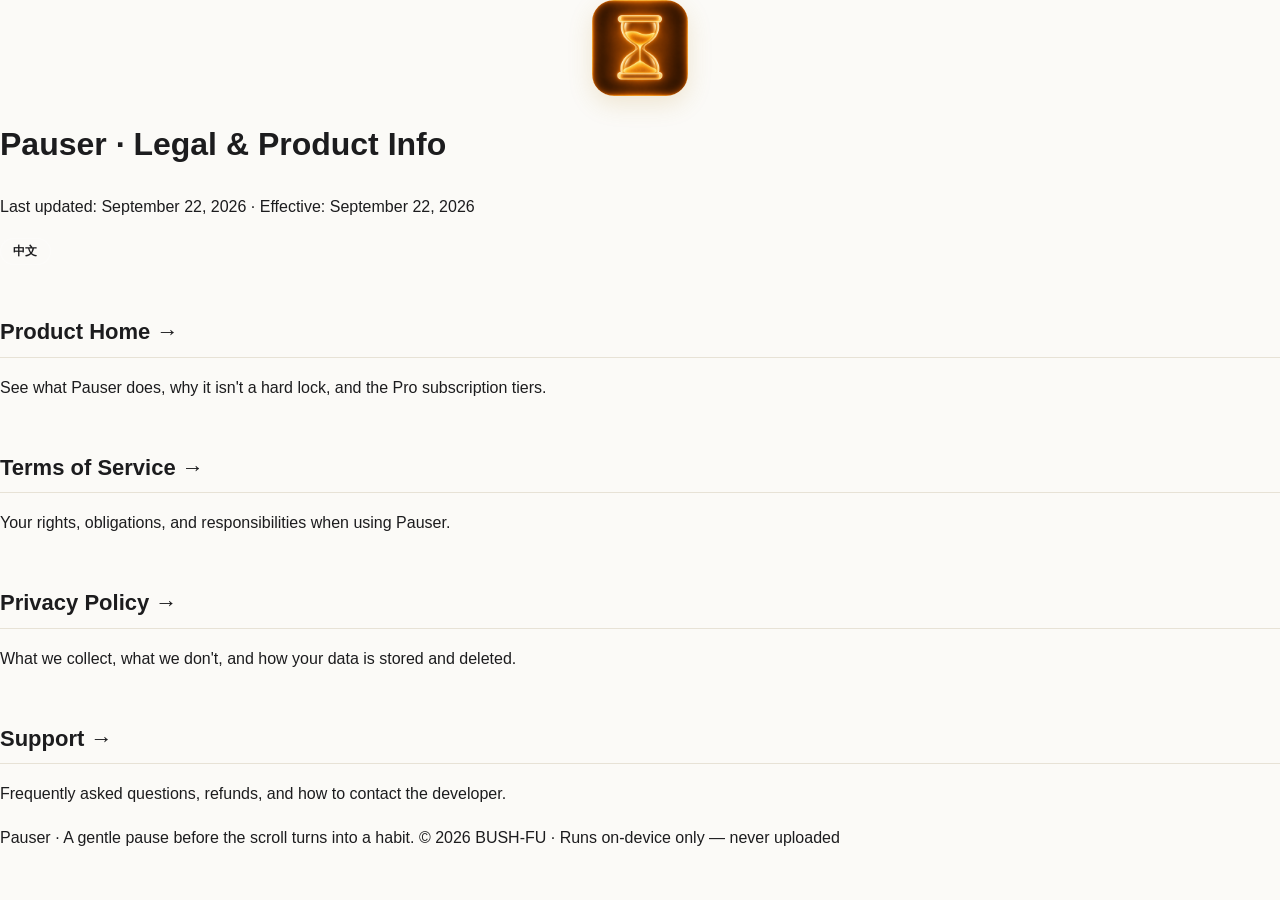
<file: index.html>
<!DOCTYPE html>
<html lang="zh-CN">
<head>
  <meta charset="UTF-8">
  <meta name="viewport" content="width=device-width, initial-scale=1.0">
  <title data-zh="Pauser · 法律与产品信息" data-en="Pauser · Legal &amp; Product Info">Pauser · Legal &amp; Product Info</title>
  <meta name="description" data-zh="Pauser (iOS 防沉迷 App) 的产品主页、用户协议、隐私政策与技术支持入口。" data-en="Product home, Terms of Service, Privacy Policy, and Support for Pauser — an iOS screen-time app." content="Product home, Terms of Service, Privacy Policy, and Support for Pauser — an iOS screen-time app.">
  <link rel="canonical" href="https://chongshanai.com/pauser/">
  <link rel="icon" type="image/png" sizes="32x32" href="assets/favicon-32.png">
  <link rel="apple-touch-icon" href="assets/apple-touch-icon.png">
  <link rel="image_src" href="assets/pauser-icon.png">
  <link rel="stylesheet" href="assets/style.css">
  <meta name="robots" content="index, follow">
  <meta name="theme-color" content="#FBC95B">
  <meta property="og:type" content="article">
  <meta property="og:title" content="Pauser · Legal &amp; Product Info">
  <meta property="og:description" content="Product home, Terms of Service, Privacy Policy, and Support for Pauser.">
  <meta property="og:url" content="https://chongshanai.com/pauser/">
  <meta property="og:image" content="https://chongshanai.com/pauser/assets/pauser-icon.png">
  <meta property="og:locale" content="en_US">
  <script src="assets/i18n.js" defer></script>
</head>
<body>
  <div class="wrap">
    <header>
      <img class="brand-icon" src="assets/pauser-icon.png" alt="Pauser app icon" width="96" height="96">
      <h1>
        <span data-lang-show="zh">Pauser · 法律与产品信息</span>
        <span data-lang-show="en">Pauser · Legal &amp; Product Info</span>
      </h1>
      <p class="meta">
        <span data-lang-show="zh">最近更新:2026 年 9 月 22 日 · 生效日期:2026 年 9 月 22 日</span>
        <span data-lang-show="en">Last updated: September 22, 2026 · Effective: September 22, 2026</span>
      </p>
      <button type="button" class="lang-toggle" data-lang-toggle aria-label="Switch to English">EN</button>
    </header>

    <a class="card" href="marketing.html" style="display:block;text-decoration:none;color:inherit;">
      <h2>
        <span data-lang-show="zh">产品主页 <span class="arrow">→</span></span>
        <span data-lang-show="en">Product Home <span class="arrow">→</span></span>
      </h2>
      <p>
        <span data-lang-show="zh">了解 Pauser 的功能、为什么不是限时封锁、以及 Pro 订阅价格。</span>
        <span data-lang-show="en">See what Pauser does, why it isn't a hard lock, and the Pro subscription tiers.</span>
      </p>
    </a>

    <a class="card" href="terms.html" style="display:block;text-decoration:none;color:inherit;">
      <h2>
        <span data-lang-show="zh">用户协议 <span class="arrow">→</span></span>
        <span data-lang-show="en">Terms of Service <span class="arrow">→</span></span>
      </h2>
      <p>
        <span data-lang-show="zh">你与开发者之间关于使用 Pauser 的权利、义务与责任。</span>
        <span data-lang-show="en">Your rights, obligations, and responsibilities when using Pauser.</span>
      </p>
    </a>

    <a class="card" href="privacy.html" style="display:block;text-decoration:none;color:inherit;">
      <h2>
        <span data-lang-show="zh">隐私政策 <span class="arrow">→</span></span>
        <span data-lang-show="en">Privacy Policy <span class="arrow">→</span></span>
      </h2>
      <p>
        <span data-lang-show="zh">我们收集什么、不收集什么,数据如何存储与删除。</span>
        <span data-lang-show="en">What we collect, what we don't, and how your data is stored and deleted.</span>
      </p>
    </a>

    <a class="card" href="support.html" style="display:block;text-decoration:none;color:inherit;">
      <h2>
        <span data-lang-show="zh">技术支持 <span class="arrow">→</span></span>
        <span data-lang-show="en">Support <span class="arrow">→</span></span>
      </h2>
      <p>
        <span data-lang-show="zh">常见问题 + 申请退款 + 联系我们。</span>
        <span data-lang-show="en">Frequently asked questions, refunds, and how to contact the developer.</span>
      </p>
    </a>

    <footer>
      <span data-lang-show="zh">Pauser · 在你无意识打开短视频的那一刻,替你按下暂停。</span>
      <span data-lang-show="en">Pauser · A gentle pause before the scroll turns into a habit.</span>
      <span class="tagline">© 2026 BUSH-FU · <span data-lang-show="zh">仅本机运行,不上传任何数据</span><span data-lang-show="en">Runs on-device only — never uploaded</span></span>
    </footer>
  </div>
</body>
</html>
</file>
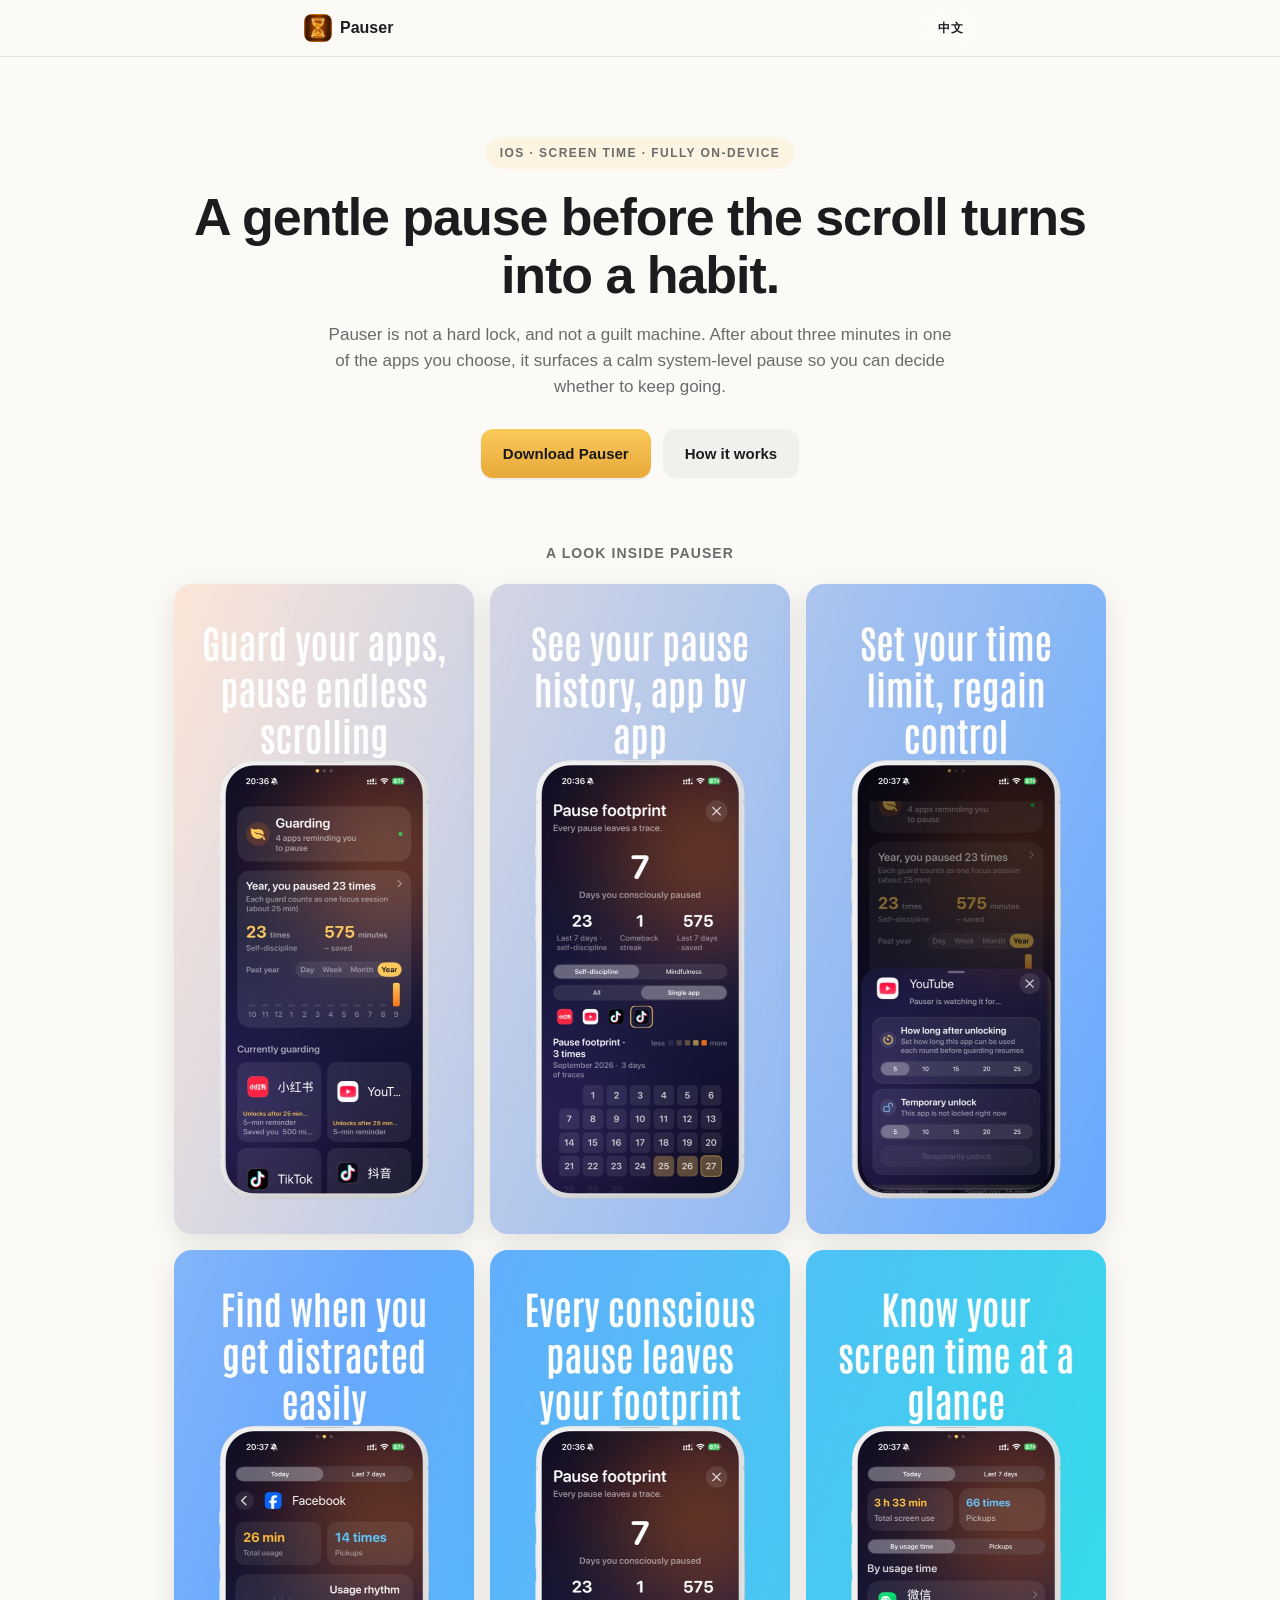
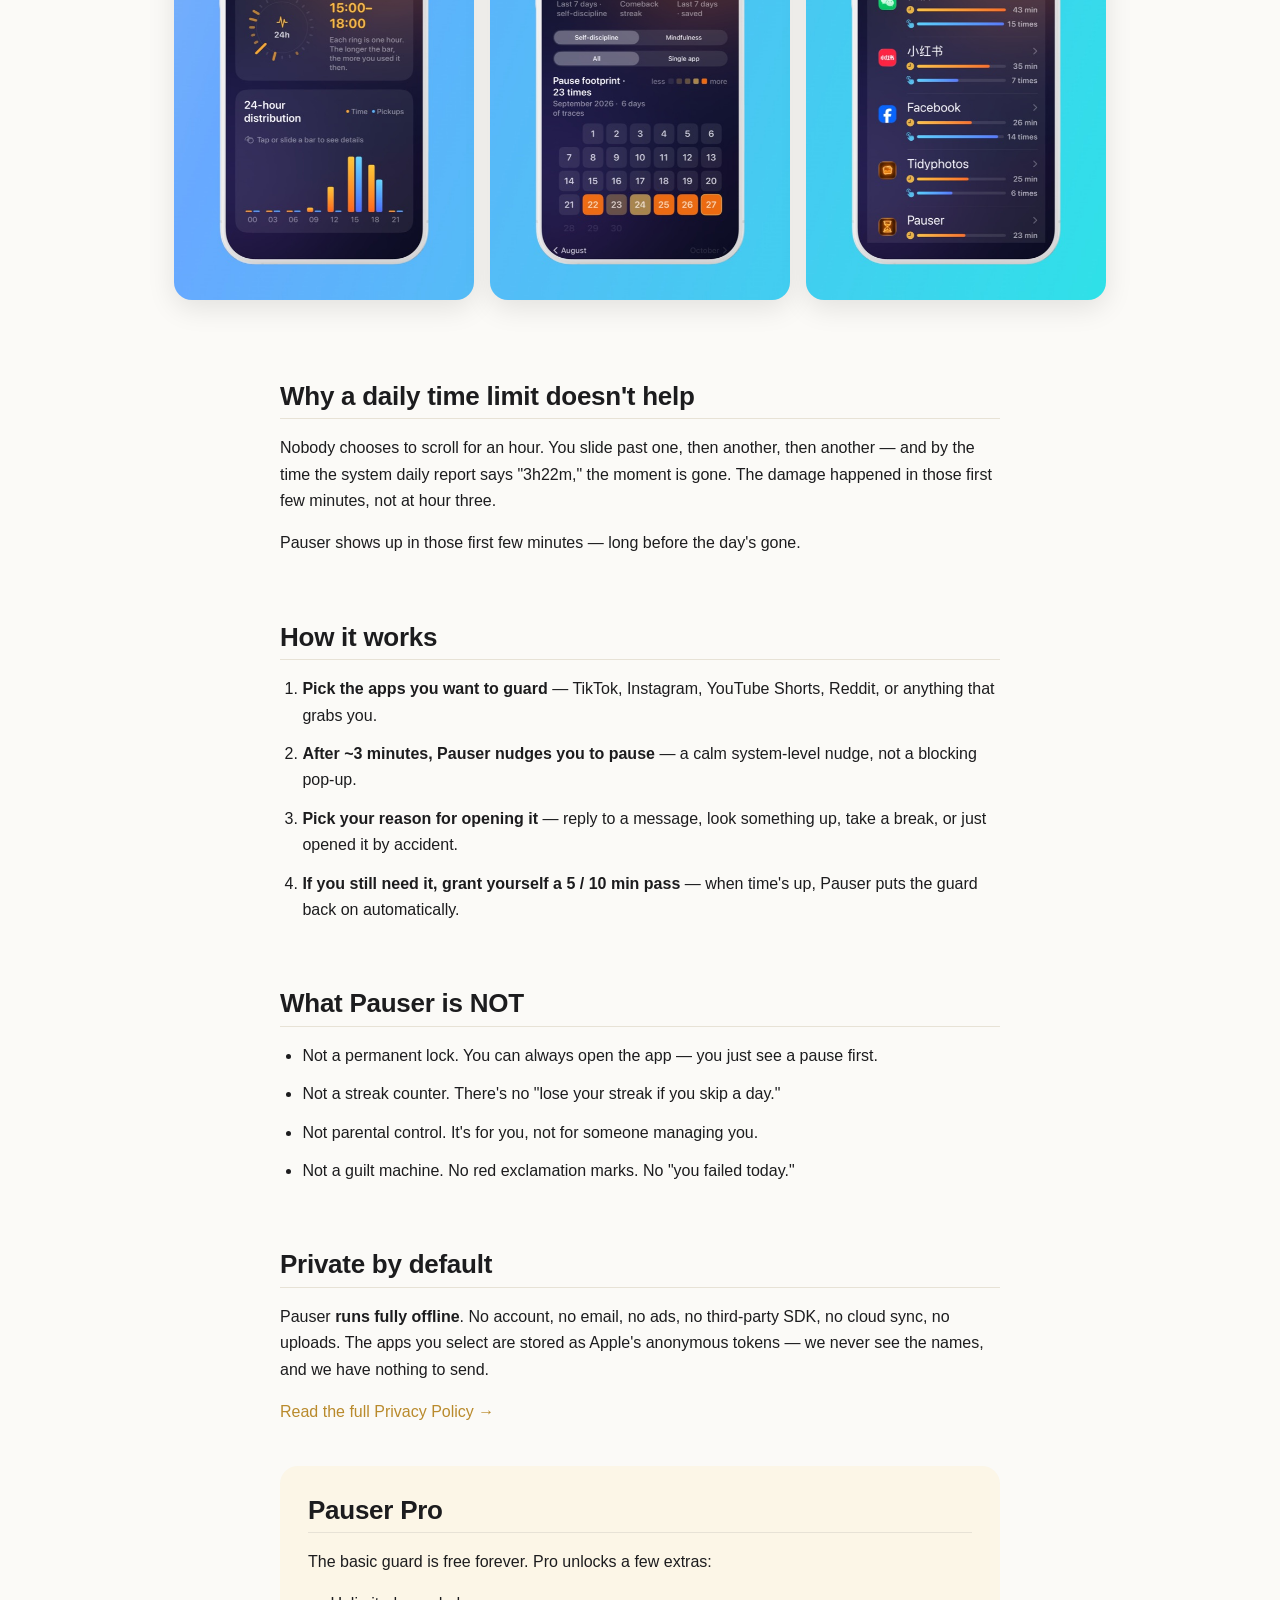
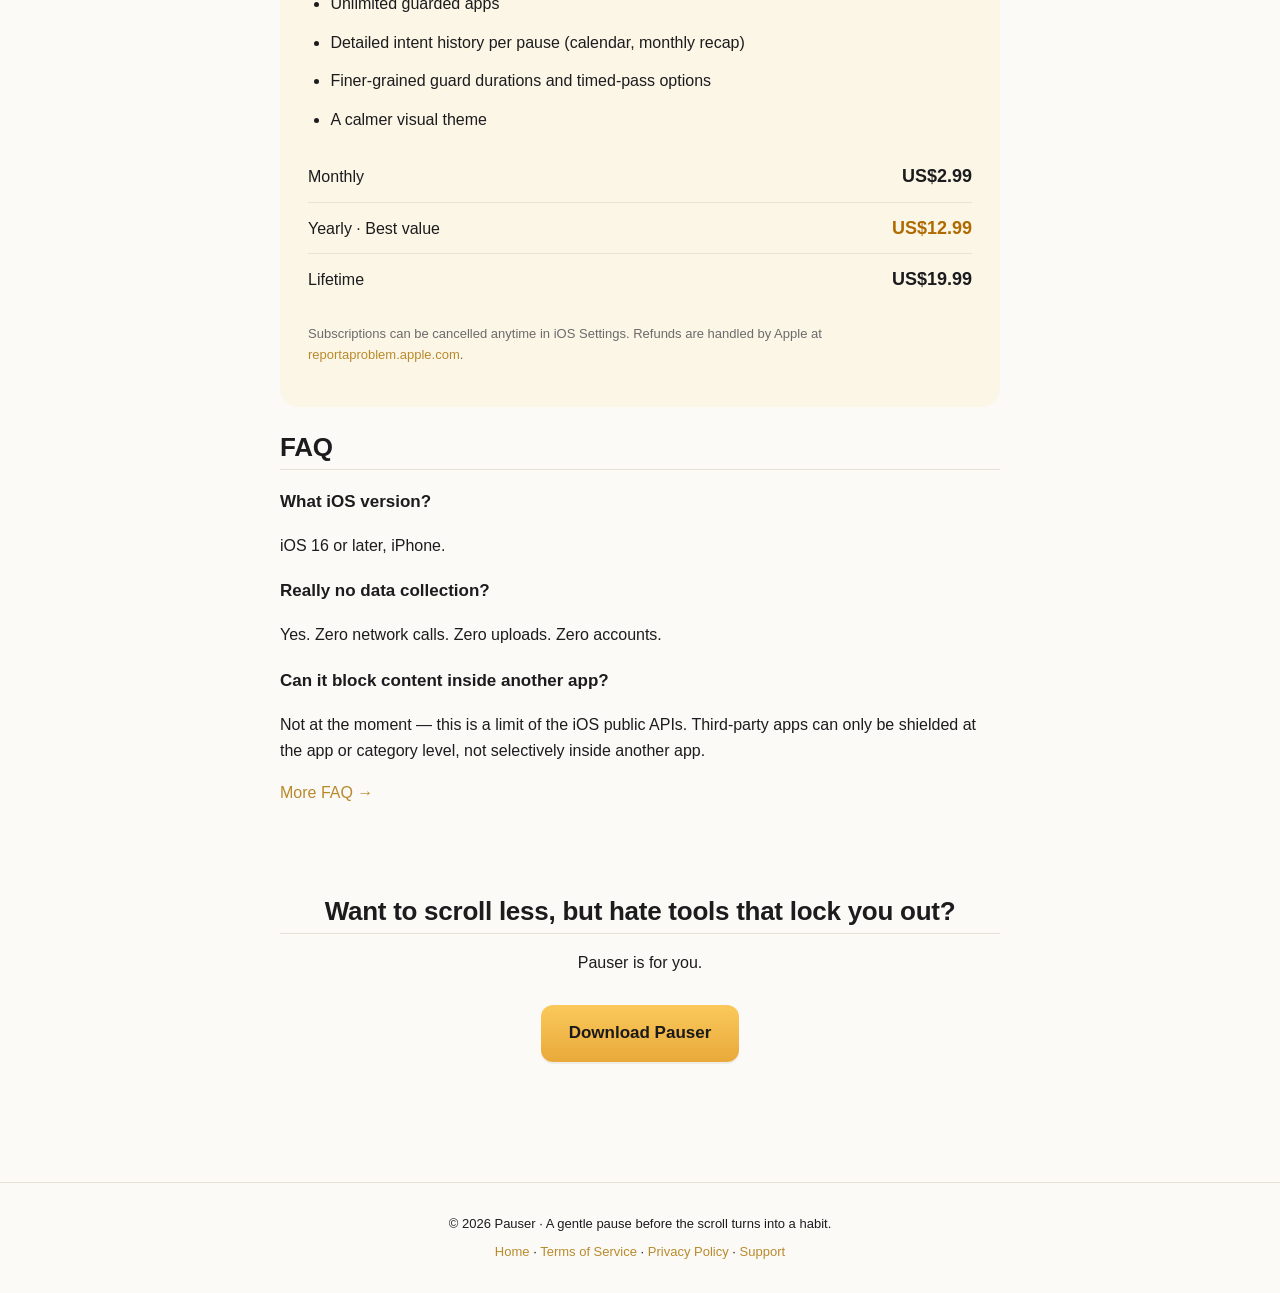
<file: marketing.html>
<!DOCTYPE html>
<html lang="zh-CN">
<head>
  <meta charset="UTF-8">
  <meta name="viewport" content="width=device-width, initial-scale=1.0">
  <title data-zh="Pauser · 在你无意识打开短视频的那一刻,替你按下暂停" data-en="Pauser · A gentle pause before the scroll turns into a habit">Pauser · A gentle pause before the scroll turns into a habit</title>
  <meta name="description" data-zh="Pauser 是 iOS 上的个人防沉迷工具,在你无意识打开短视频的那一刻,替你按下暂停。" data-en="Pauser is an iOS screen-time app that nudges you to pause a few minutes into the apps you choose — long before the day's gone." content="Pauser is an iOS screen-time app that nudges you to pause a few minutes into the apps you choose — long before the day's gone.">
  <link rel="canonical" href="https://chongshanai.com/pauser/marketing.html">
  <link rel="icon" type="image/png" sizes="32x32" href="assets/favicon-32.png">
  <link rel="apple-touch-icon" href="assets/apple-touch-icon.png">
  <link rel="image_src" href="assets/pauser-icon.png">
  <link rel="stylesheet" href="assets/style.css">
  <meta name="robots" content="index, follow">
  <meta name="theme-color" content="#FBC95B">
  <meta property="og:type" content="website">
  <meta property="og:title" content="Pauser · A gentle pause before the scroll turns into a habit">
  <meta property="og:description" content="An iOS screen-time app that nudges you to pause a few minutes into the apps you choose.">
  <meta property="og:url" content="https://chongshanai.com/pauser/marketing.html">
  <meta property="og:image" content="https://chongshanai.com/pauser/assets/pauser-icon.png">
  <meta property="og:locale" content="en_US">
  <script src="assets/i18n.js" defer></script>
  <style>
    /* Marketing-only layout. Style.css owns the doc-page chrome
       (.nav, .doc-footer, etc.); the rules below only apply on this
       landing page and don't affect terms / privacy / support. */
    body.marketing {
      background: var(--bg, #fbfaf7);
    }
    .marketing-main {
      max-width: 980px;
      margin: 0 auto;
      padding: 24px 24px 72px;
    }
    .hero {
      padding: 56px 0 32px;
      text-align: center;
    }
    .hero-eyebrow {
      display: inline-block;
      font-size: 12px;
      font-weight: 600;
      letter-spacing: 0.12em;
      text-transform: uppercase;
      color: var(--muted, #6f6a5f);
      background: rgba(251, 201, 91, 0.14);
      padding: 6px 14px;
      border-radius: 999px;
      margin: 0 0 20px;
    }
    .hero-title {
      font-size: clamp(34px, 5vw, 52px);
      line-height: 1.1;
      letter-spacing: -0.02em;
      margin: 0 0 18px;
      color: var(--fg, #1a1a1a);
    }
    .hero-sub {
      max-width: 640px;
      margin: 0 auto 28px;
      font-size: 17px;
      line-height: 1.55;
      color: var(--muted, #4d4a42);
    }
    .hero-actions {
      display: inline-flex;
      gap: 12px;
      flex-wrap: wrap;
      justify-content: center;
    }
    .btn {
      display: inline-block;
      padding: 12px 22px;
      border-radius: 12px;
      font-size: 15px;
      font-weight: 600;
      text-decoration: none;
      transition: transform 0.12s ease, background 0.12s ease;
    }
    .btn-primary {
      background: linear-gradient(180deg, #FBC95B, #E8A93A);
      color: #1a1a1a;
      box-shadow: 0 2px 0 rgba(0, 0, 0, 0.05);
    }
    .btn-primary:hover { transform: translateY(-1px); }
    .btn-secondary {
      background: rgba(0, 0, 0, 0.04);
      color: var(--fg, #1a1a1a);
    }
    .btn-secondary:hover { background: rgba(0, 0, 0, 0.08); }

    /* Screens gallery */
    .screens {
      margin: 32px 0 56px;
    }
    .screens-title {
      text-align: center;
      font-size: 14px;
      font-weight: 600;
      letter-spacing: 0.08em;
      text-transform: uppercase;
      color: var(--muted, #8a8576);
      margin: 0 0 18px;
    }
    .screens-grid {
      display: grid;
      grid-template-columns: repeat(3, minmax(0, 1fr));
      gap: 16px;
    }
    .screens-grid img {
      width: 100%;
      height: auto;
      display: block;
      border-radius: 18px;
      box-shadow: 0 8px 28px rgba(0, 0, 0, 0.10);
      background: #f3efe5;
    }
    @media (max-width: 720px) {
      .screens-grid { grid-template-columns: repeat(2, minmax(0, 1fr)); }
    }
    @media (max-width: 420px) {
      .screens-grid { grid-template-columns: 1fr; }
    }

    /* Content sections */
    .section {
      max-width: 720px;
      margin: 0 auto;
      padding: 24px 0;
    }
    .section h2 {
      font-size: 26px;
      line-height: 1.25;
      letter-spacing: -0.01em;
      margin: 0 0 14px;
    }
    .section h3 {
      font-size: 17px;
      margin: 18px 0 6px;
    }
    .section p, .section li {
      font-size: 16px;
      line-height: 1.65;
      color: var(--fg, #2a2a2a);
    }
    .section ul, .section ol {
      padding-left: 1.4em;
    }
    .how-list li,
    .not-list li,
    .pro-list li {
      margin-bottom: 12px;
    }
    .section-pro {
      background: rgba(251, 201, 91, 0.10);
      padding: 28px 28px;
      border-radius: 18px;
    }
    .pro-pricing {
      margin: 18px 0;
    }
    .price-row {
      display: flex;
      justify-content: space-between;
      align-items: baseline;
      padding: 10px 0;
      border-bottom: 1px solid rgba(0, 0, 0, 0.08);
    }
    .price-row:last-child { border-bottom: 0; }
    .price-row strong {
      font-size: 18px;
    }
    .price-best strong { color: #b06b00; }
    .section-cta {
      text-align: center;
      padding: 48px 0;
    }
    .section-cta .btn-primary {
      margin-top: 12px;
      padding: 14px 28px;
      font-size: 17px;
    }
    .pro-foot {
      font-size: 13px !important;
      color: var(--muted, #6f6a5f) !important;
      margin-top: 14px;
    }
  </style>
</head>
<body class="page-marketing marketing">
  <nav class="nav">
    <div class="nav-inner">
      <a class="nav-logo" href="marketing.html">
        <img class="nav-logo-mark" src="assets/pauser-icon.png" alt="Pauser">
        Pauser
      </a>
      <div class="nav-actions">
        <button type="button" class="lang-toggle" data-lang-toggle aria-label="Switch to English">EN</button>
      </div>
    </div>
  </nav>

  <main class="marketing-main">
    <!-- Hero -->
    <section class="hero">
      <p class="hero-eyebrow">
        <span data-lang-show="zh">iOS · 屏幕使用时间 · 完全离线</span>
        <span data-lang-show="en">iOS · Screen Time · Fully on-device</span>
      </p>
      <h1 class="hero-title">
        <span data-lang-show="zh">在你无意识打开短视频的那一刻,替你按下暂停。</span>
        <span data-lang-show="en">A gentle pause before the scroll turns into a habit.</span>
      </h1>
      <p class="hero-sub">
        <span data-lang-show="zh">Pauser 不是限时封锁,也不是反沉迷羞辱器。它在你选择的应用累积使用约 3 分钟时,用一次系统级的小停顿,把注意力还给你。</span>
        <span data-lang-show="en">Pauser is not a hard lock, and not a guilt machine. After about three minutes in one of the apps you choose, it surfaces a calm system-level pause so you can decide whether to keep going.</span>
      </p>
      <div class="hero-actions">
        <a class="btn btn-primary" href="https://apps.apple.com/app/pauser" rel="noopener noreferrer">
          <span data-lang-show="zh">下载 Pauser</span>
          <span data-lang-show="en">Download Pauser</span>
        </a>
        <a class="btn btn-secondary" href="#how-it-works">
          <span data-lang-show="zh">了解工作方式</span>
          <span data-lang-show="en">How it works</span>
        </a>
      </div>
    </section>

    <!-- Screens gallery -->
    <section class="screens" aria-label="Screenshots">
      <p class="screens-title">
        <span data-lang-show="zh">应用界面预览</span>
        <span data-lang-show="en">A look inside Pauser</span>
      </p>
      <div class="screens-grid">
        <img src="assets/screens/Chongshan-screen-01.jpg" alt="Guarding home screen" loading="lazy" decoding="async">
        <img src="assets/screens/Chongshan-screen-02.jpg" alt="Pause footprint calendar" loading="lazy" decoding="async">
        <img src="assets/screens/Chongshan-screen-03.jpg" alt="Per-app guard and timed unlock" loading="lazy" decoding="async">
        <img src="assets/screens/Chongshan-screen-04.jpg" alt="24h usage rhythm" loading="lazy" decoding="async">
        <img src="assets/screens/Chongshan-screen-05.jpg" alt="Pause footprint overview" loading="lazy" decoding="async">
        <img src="assets/screens/Chongshan-screen-06.jpg" alt="Global screen-time stats" loading="lazy" decoding="async">
      </div>
    </section>

    <!-- The problem -->
    <section class="section">
      <h2>
        <span data-lang-show="zh">为什么"限时封锁"对你没用</span>
        <span data-lang-show="en">Why a daily time limit doesn't help</span>
      </h2>
      <p>
        <span data-lang-show="zh">你不会主动选择刷一小时短视频。你是一个视频一个视频地滑过去,回过神来,日已经过了半截。等到系统每日报告告诉你"今天用了 3 小时 22 分钟",已经太晚 — 关键的时间早就丢了。</span>
        <span data-lang-show="en">Nobody chooses to scroll for an hour. You slide past one, then another, then another — and by the time the system daily report says "3h22m," the moment is gone. The damage happened in those first few minutes, not at hour three.</span>
      </p>
      <p>
        <span data-lang-show="zh">Pauser 在那"前几分钟"里出现,而不是等你刷完一小时才告诉你该停。</span>
        <span data-lang-show="en">Pauser shows up in those first few minutes — long before the day's gone.</span>
      </p>
    </section>

    <!-- How it works -->
    <section class="section" id="how-it-works">
      <h2>
        <span data-lang-show="zh">它怎么工作</span>
        <span data-lang-show="en">How it works</span>
      </h2>
      <ol class="how-list">
        <li>
          <strong><span data-lang-show="zh">挑出你想守护的应用</span><span data-lang-show="en">Pick the apps you want to guard</span></strong>
          <span data-lang-show="zh">— TikTok、Instagram、YouTube Shorts、Reddit,任何容易刷起来的都算。</span>
          <span data-lang-show="en">— TikTok, Instagram, YouTube Shorts, Reddit, or anything that grabs you.</span>
        </li>
        <li>
          <strong><span data-lang-show="zh">累积约 3 分钟后,Pauser 提示暂停</span><span data-lang-show="en">After ~3 minutes, Pauser nudges you to pause</span></strong>
          <span data-lang-show="zh">— 一次系统级的轻提醒,不是拦截弹窗。</span>
          <span data-lang-show="en">— a calm system-level nudge, not a blocking pop-up.</span>
        </li>
        <li>
          <strong><span data-lang-show="zh">选择你打开它的目的</span><span data-lang-show="en">Pick your reason for opening it</span></strong>
          <span data-lang-show="zh">— 回消息、查个东西、就是想放松、还是只是手滑。</span>
          <span data-lang-show="en">— reply to a message, look something up, take a break, or just opened it by accident.</span>
        </li>
        <li>
          <strong><span data-lang-show="zh">如果仍要用,设个 5 / 10 分钟的限时通行</span><span data-lang-show="en">If you still need it, grant yourself a 5 / 10 min pass</span></strong>
          <span data-lang-show="zh">— 时间到了,Pauser 自动把守护恢复。</span>
          <span data-lang-show="en">— when time's up, Pauser puts the guard back on automatically.</span>
        </li>
      </ol>
    </section>

    <!-- What it isn't -->
    <section class="section">
      <h2>
        <span data-lang-show="zh">Pauser 不是</span>
        <span data-lang-show="en">What Pauser is NOT</span>
      </h2>
      <ul class="not-list">
        <li><span data-lang-show="zh">不是永久封锁 — 你随时可以打开被守护的应用,只是要经过一次暂停</span><span data-lang-show="en">Not a permanent lock. You can always open the app — you just see a pause first.</span></li>
        <li><span data-lang-show="zh">不是连续打卡 / 不记 streak — 不存在"中断 5 天就前功尽弃"</span><span data-lang-show="en">Not a streak counter. There's no "lose your streak if you skip a day."</span></li>
        <li><span data-lang-show="zh">不是家长控制 — 它对你自己,不对别人</span><span data-lang-show="en">Not parental control. It's for you, not for someone managing you.</span></li>
        <li><span data-lang-show="zh">不是反沉迷羞辱器 — 没有红色感叹号,没有"你今天又失败了"</span><span data-lang-show="en">Not a guilt machine. No red exclamation marks. No "you failed today."</span></li>
      </ul>
    </section>

    <!-- Privacy -->
    <section class="section">
      <h2>
        <span data-lang-show="zh">隐私默认开启</span>
        <span data-lang-show="en">Private by default</span>
      </h2>
      <p>
        <span data-lang-show="zh">Pauser <strong>完全离线运行</strong>。没有账号、没有邮箱、没有广告、没有第三方 SDK、没有云同步、没有任何数据上传。你选的应用以 Apple 的匿名 token 存储,我们看不到它的名字,也发不出去。</span>
        <span data-lang-show="en">Pauser <strong>runs fully offline</strong>. No account, no email, no ads, no third-party SDK, no cloud sync, no uploads. The apps you select are stored as Apple's anonymous tokens — we never see the names, and we have nothing to send.</span>
      </p>
      <p>
        <a href="privacy.html"><span data-lang-show="zh">阅读完整隐私政策 →</span><span data-lang-show="en">Read the full Privacy Policy →</span></a>
      </p>
    </section>

    <!-- Pro -->
    <section class="section section-pro">
      <h2>
        <span data-lang-show="zh">Pauser Pro</span>
        <span data-lang-show="en">Pauser Pro</span>
      </h2>
      <p>
        <span data-lang-show="zh">基础守护永久免费。Pro 解锁更多细节:</span>
        <span data-lang-show="en">The basic guard is free forever. Pro unlocks a few extras:</span>
      </p>
      <ul class="pro-list">
        <li><span data-lang-show="zh">无限数量守护应用</span><span data-lang-show="en">Unlimited guarded apps</span></li>
        <li><span data-lang-show="zh">每次暂停的意图历史(月历、回顾)</span><span data-lang-show="en">Detailed intent history per pause (calendar, monthly recap)</span></li>
        <li><span data-lang-show="zh">更细的自定义守护时长与临时通行选项</span><span data-lang-show="en">Finer-grained guard durations and timed-pass options</span></li>
        <li><span data-lang-show="zh">更安静的视觉主题</span><span data-lang-show="en">A calmer visual theme</span></li>
      </ul>
      <div class="pro-pricing">
        <div class="price-row">
          <span><span data-lang-show="zh">月度</span><span data-lang-show="en">Monthly</span></span>
          <strong>US$2.99</strong>
        </div>
        <div class="price-row price-best">
          <span><span data-lang-show="zh">年度</span><span data-lang-show="en">Yearly</span> · <span data-lang-show="zh">最划算</span><span data-lang-show="en">Best value</span></span>
          <strong>US$12.99</strong>
        </div>
        <div class="price-row">
          <span><span data-lang-show="zh">永久买断</span><span data-lang-show="en">Lifetime</span></span>
          <strong>US$19.99</strong>
        </div>
      </div>
      <p class="pro-foot">
        <span data-lang-show="zh">订阅可在 iOS 设置中随时取消;退款由 Apple 在 <a href="https://reportaproblem.apple.com/" rel="noopener noreferrer">reportaproblem.apple.com</a> 处理。</span>
        <span data-lang-show="en">Subscriptions can be cancelled anytime in iOS Settings. Refunds are handled by Apple at <a href="https://reportaproblem.apple.com/" rel="noopener noreferrer">reportaproblem.apple.com</a>.</span>
      </p>
    </section>

    <!-- FAQ short -->
    <section class="section">
      <h2>
        <span data-lang-show="zh">常见问题</span><span data-lang-show="en">FAQ</span>
      </h2>
      <h3><span data-lang-show="zh">支持哪些系统?</span><span data-lang-show="en">What iOS version?</span></h3>
      <p><span data-lang-show="zh">iOS 16 及以上,iPhone。</span><span data-lang-show="en">iOS 16 or later, iPhone.</span></p>
      <h3><span data-lang-show="zh">真的不收集数据?</span><span data-lang-show="en">Really no data collection?</span></h3>
      <p><span data-lang-show="zh">真的。零网络请求,零上传,零账号。</span><span data-lang-show="en">Yes. Zero network calls. Zero uploads. Zero accounts.</span></p>
      <h3><span data-lang-show="zh">可以只屏蔽某个 App 内部的某类内容吗?</span><span data-lang-show="en">Can it block content inside another app?</span></h3>
      <p><span data-lang-show="zh">不能 — 这是 iOS 公开能力的边界。第三方 App 只能以"应用级"或"类别级"被遮罩,无法只屏蔽某个 App 内部的某个页面或某类内容。</span><span data-lang-show="en">Not at the moment — this is a limit of the iOS public APIs. Third-party apps can only be shielded at the app or category level, not selectively inside another app.</span></p>
      <p><a href="support.html"><span data-lang-show="zh">更多 FAQ →</span><span data-lang-show="en">More FAQ →</span></a></p>
    </section>

    <!-- CTA -->
    <section class="section section-cta">
      <h2>
        <span data-lang-show="zh">想少刷一点,但讨厌那种锁死你的工具?</span>
        <span data-lang-show="en">Want to scroll less, but hate tools that lock you out?</span>
      </h2>
      <p>
        <span data-lang-show="zh">Pauser 就是为这种你设计的。</span>
        <span data-lang-show="en">Pauser is for you.</span>
      </p>
      <a class="btn btn-primary" href="https://apps.apple.com/app/pauser" rel="noopener noreferrer">
        <span data-lang-show="zh">下载 Pauser</span>
        <span data-lang-show="en">Download Pauser</span>
      </a>
    </section>
  </main>

  <footer class="doc-footer">
    <p><span data-lang-show="zh">© 2026 Pauser · 在你无意识打开短视频的那一刻,替你按下暂停。</span><span data-lang-show="en">© 2026 Pauser · A gentle pause before the scroll turns into a habit.</span></p>
    <p>
      <a href="marketing.html"><span data-lang-show="zh">主页</span><span data-lang-show="en">Home</span></a>
      · <a href="terms.html"><span data-lang-show="zh">用户协议</span><span data-lang-show="en">Terms of Service</span></a>
      · <a href="privacy.html"><span data-lang-show="zh">隐私政策</span><span data-lang-show="en">Privacy Policy</span></a>
      · <a href="support.html"><span data-lang-show="zh">技术支持</span><span data-lang-show="en">Support</span></a>
    </p>
  </footer>
</body>
</html>
</file>
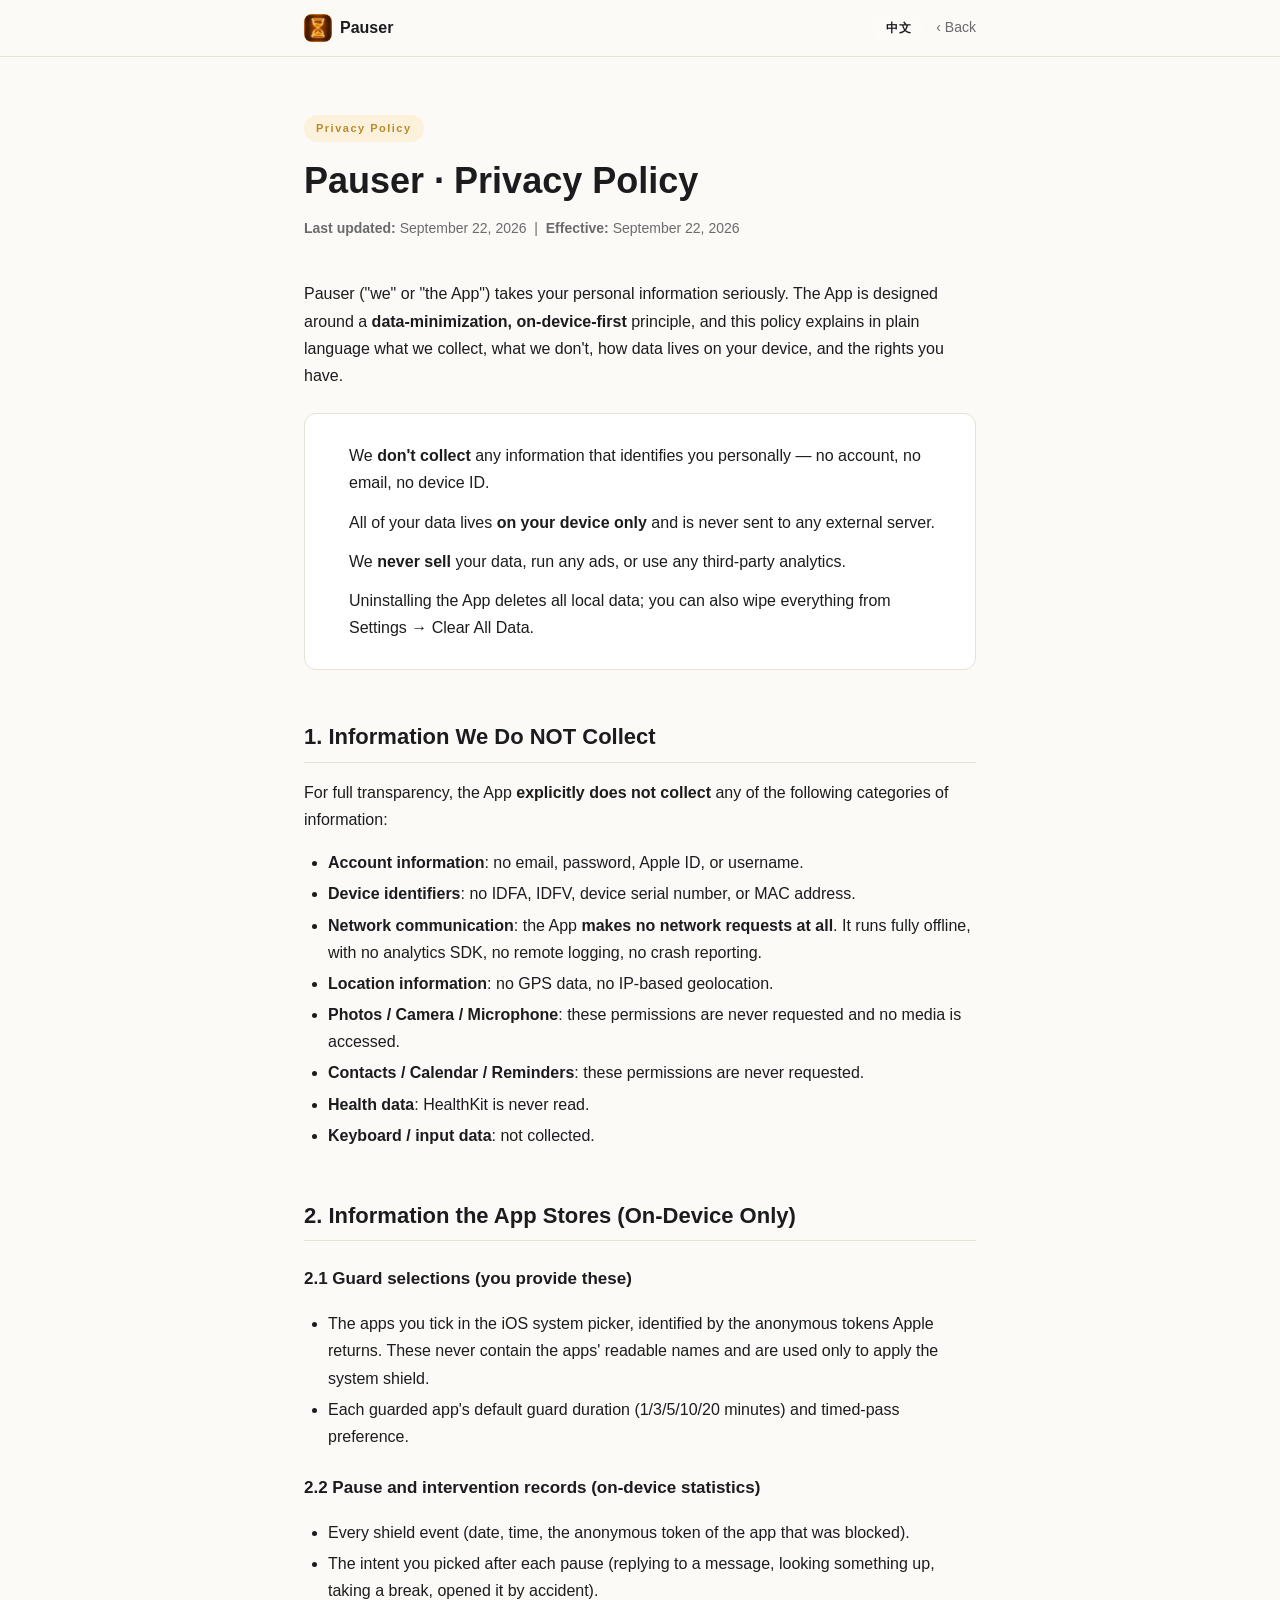
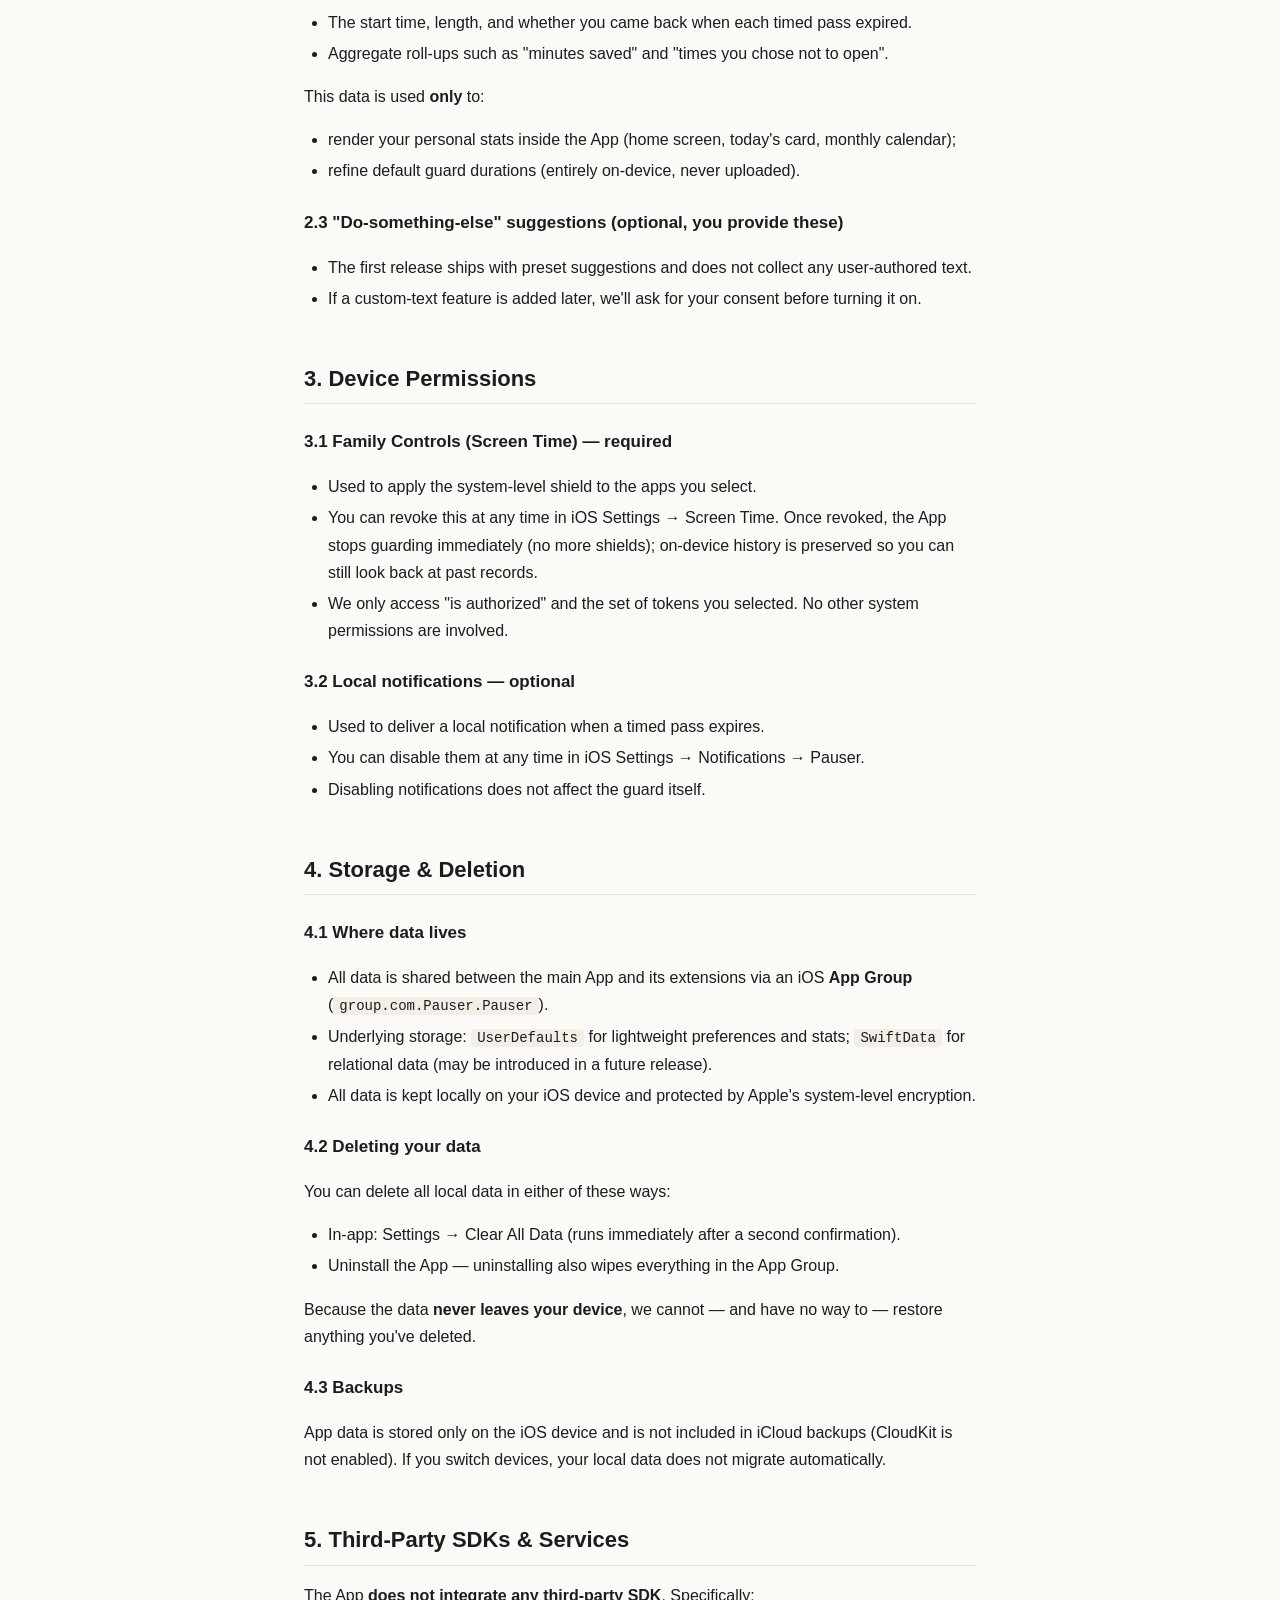
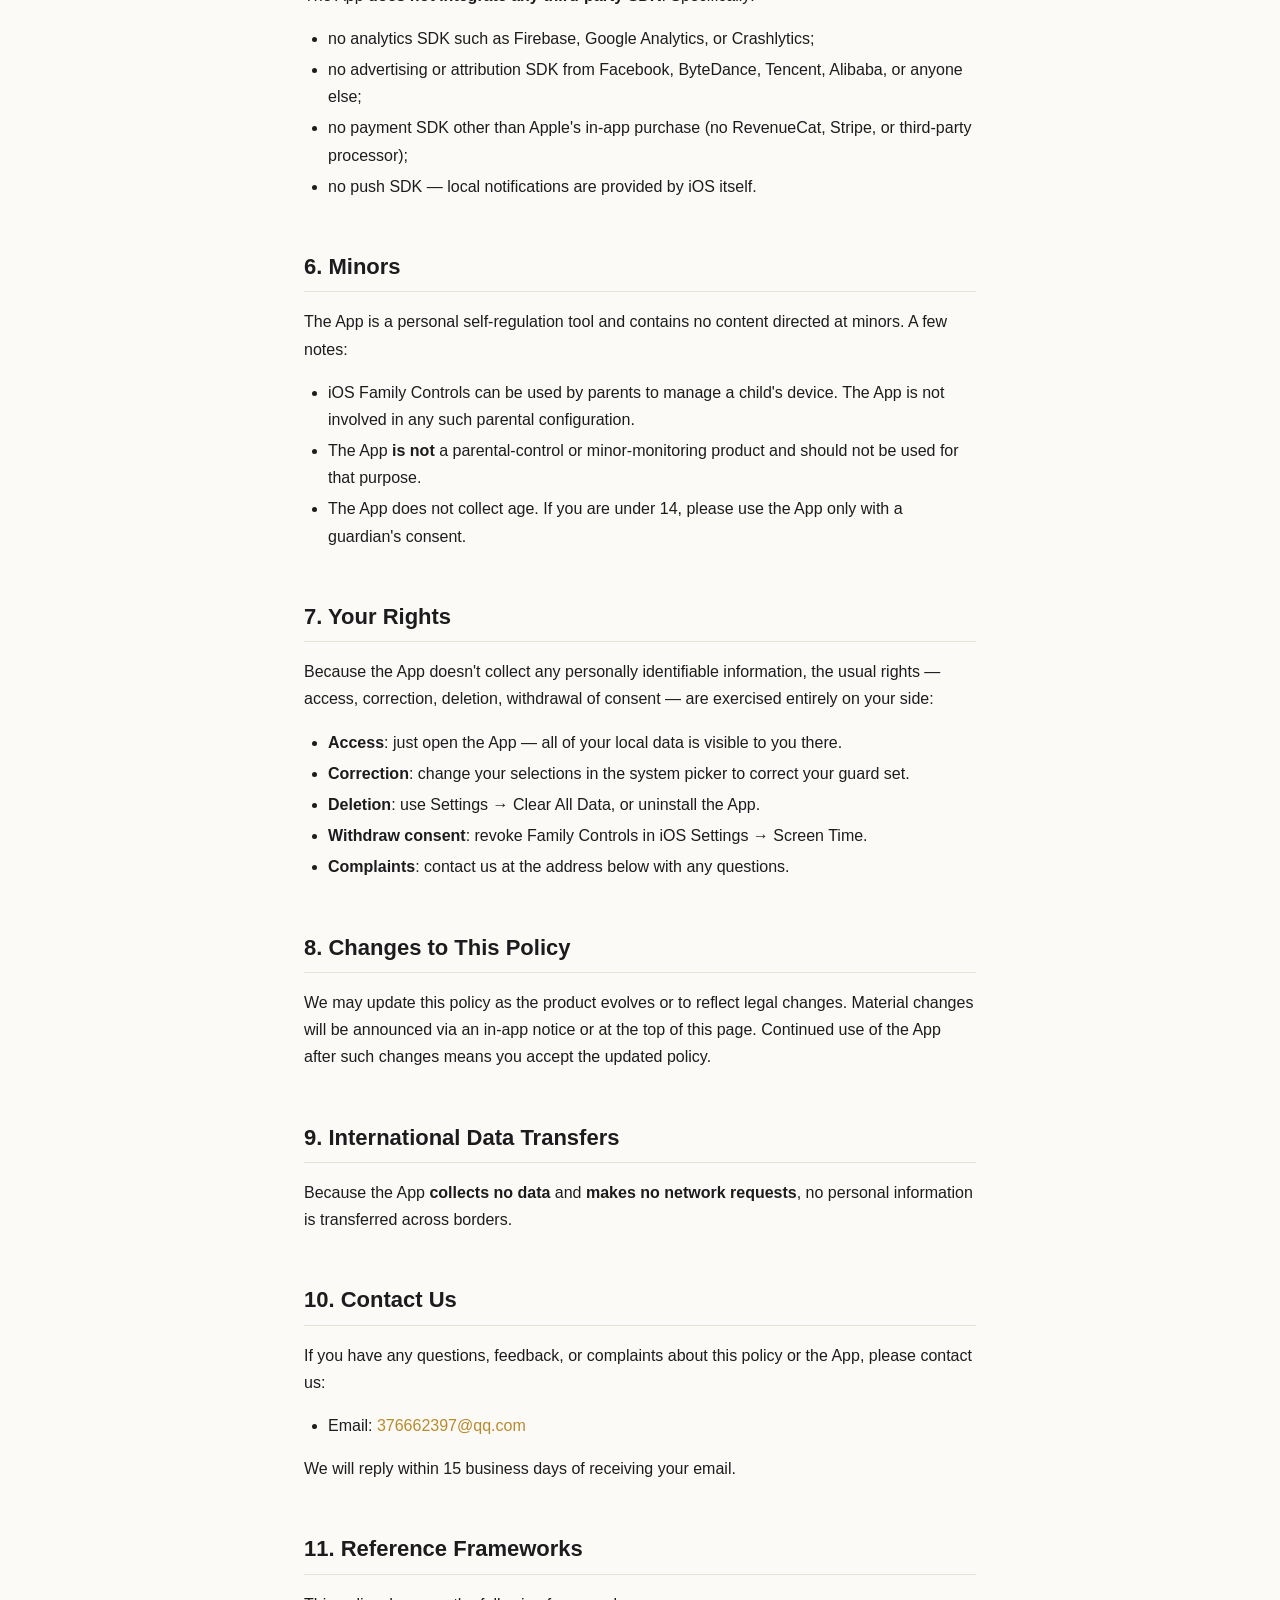
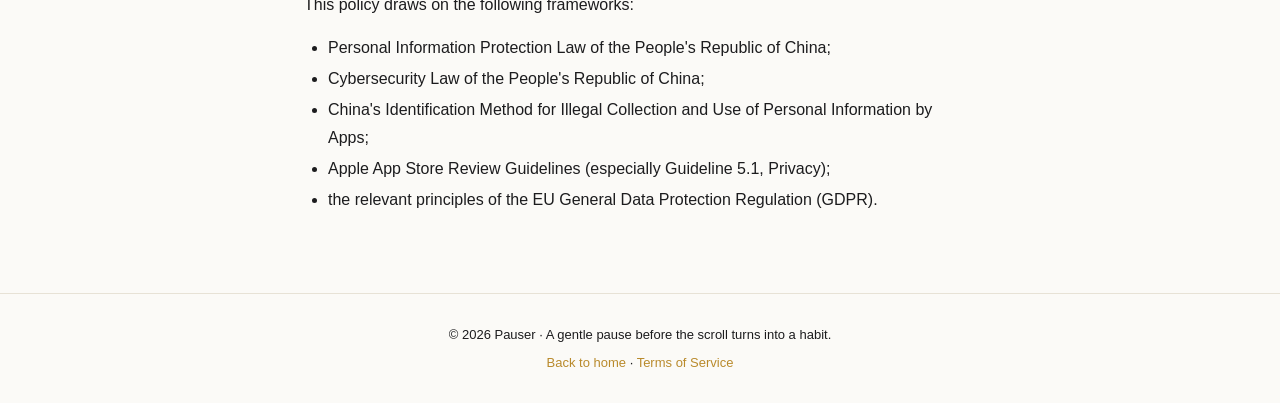
<file: privacy.html>
<!DOCTYPE html>
<html lang="zh-CN">
<head>
  <meta charset="UTF-8">
  <meta name="viewport" content="width=device-width, initial-scale=1.0">
  <title data-zh="隐私政策 — Pauser" data-en="Privacy Policy — Pauser">Privacy Policy — Pauser</title>
  <meta name="description" data-zh="Pauser 隐私政策:我们不收集什么、数据如何存储、你的权利。" data-en="Pauser's privacy policy: what we don't collect, how data is stored on-device, and your rights." content="Pauser's privacy policy: what we don't collect, how data is stored on-device, and your rights.">
  <link rel="canonical" href="https://chongshanai.com/pauser/privacy.html">
  <link rel="icon" type="image/png" sizes="32x32" href="assets/favicon-32.png">
  <link rel="apple-touch-icon" href="assets/apple-touch-icon.png">
  <link rel="image_src" href="assets/pauser-icon.png">
  <link rel="stylesheet" href="assets/style.css">
  <meta name="robots" content="index, follow">
  <meta name="theme-color" content="#FBC95B">
  <meta property="og:type" content="article">
  <meta property="og:title" content="Privacy Policy — Pauser">
  <meta property="og:description" content="Pauser's privacy policy: on-device only, no collection, your rights.">
  <meta property="og:url" content="https://chongshanai.com/pauser/privacy.html">
  <meta property="og:image" content="https://chongshanai.com/pauser/assets/pauser-icon.png">
  <meta property="og:locale" content="en_US">
  <script src="assets/i18n.js" defer></script>
</head>
<body>
  <nav class="nav">
    <div class="nav-inner">
      <a class="nav-logo" href="index.html">
        <img class="nav-logo-mark" src="assets/pauser-icon.png" alt="Pauser">
        Pauser
      </a>
      <div class="nav-actions">
        <button type="button" class="lang-toggle" data-lang-toggle aria-label="Switch to English">EN</button>
        <a class="nav-back" href="index.html"><span data-lang-show="zh">‹ 返回</span><span data-lang-show="en">‹ Back</span></a>
      </div>
    </div>
  </nav>

  <main>
    <header class="doc-header">
      <span class="doc-badge">Privacy Policy</span>
      <h1 class="doc-title"><span data-lang-show="zh">Pauser · 隐私政策</span><span data-lang-show="en">Pauser · Privacy Policy</span></h1>
      <p class="doc-meta">
        <strong data-lang-show="zh">最近更新:</strong><strong data-lang-show="en">Last updated:</strong>
        <span data-lang-show="zh">2026 年 9 月 22 日</span><span data-lang-show="en">September 22, 2026</span>
        &nbsp;|&nbsp;
        <strong data-lang-show="zh">生效日期:</strong><strong data-lang-show="en">Effective:</strong>
        <span data-lang-show="zh">2026 年 9 月 22 日</span><span data-lang-show="en">September 22, 2026</span>
      </p>
    </header>

    <p>
      <span data-lang-show="zh">Pauser(以下简称"我们"或"本应用")深知个人信息对你的重要性。本应用遵循<strong>数据最小化、离线优先</strong>原则设计,本政策以清晰、透明的方式向你说明:我们收集什么、不收集什么、数据如何存放在你的设备上、你的权利。</span>
      <span data-lang-show="en">Pauser ("we" or "the App") takes your personal information seriously. The App is designed around a <strong>data-minimization, on-device-first</strong> principle, and this policy explains in plain language what we collect, what we don't, how data lives on your device, and the rights you have.</span>
    </p>

    <ul class="summary-list">
      <li><span data-lang-show="zh">我们<strong>不收集</strong>任何可识别你个人的信息(无账号、无邮箱、无设备 ID)</span><span data-lang-show="en">We <strong>don't collect</strong> any information that identifies you personally — no account, no email, no device ID.</span></li>
      <li><span data-lang-show="zh">你的所有数据<strong>只存储在本机</strong>,不发送到任何外部服务器</span><span data-lang-show="en">All of your data lives <strong>on your device only</strong> and is never sent to any external server.</span></li>
      <li><span data-lang-show="zh">我们<strong>不出售</strong>你的数据,不进行广告推送,不接入任何第三方分析</span><span data-lang-show="en">We <strong>never sell</strong> your data, run any ads, or use any third-party analytics.</span></li>
      <li><span data-lang-show="zh">App 卸载即清除全部本地数据;你也可以在「设置 → 清除所有数据」中手动删除</span><span data-lang-show="en">Uninstalling the App deletes all local data; you can also wipe everything from Settings → Clear All Data.</span></li>
    </ul>

    <h2><span data-lang-show="zh">一、本应用不收集的信息</span><span data-lang-show="en">1. Information We Do NOT Collect</span></h2>
    <p>
      <span data-lang-show="zh">为了透明起见,以下列出我们<strong>明确不收集</strong>的信息类别:</span>
      <span data-lang-show="en">For full transparency, the App <strong>explicitly does not collect</strong> any of the following categories of information:</span>
    </p>
    <ul>
      <li><strong><span data-lang-show="zh">账号信息</span><span data-lang-show="en">Account information</span></strong>: <span data-lang-show="zh">不收集邮箱、密码、Apple ID、用户名</span><span data-lang-show="en">no email, password, Apple ID, or username.</span></li>
      <li><strong><span data-lang-show="zh">设备标识</span><span data-lang-show="en">Device identifiers</span></strong>: <span data-lang-show="zh">不收集 IDFA、IDFV、设备序列号、MAC 地址</span><span data-lang-show="en">no IDFA, IDFV, device serial number, or MAC address.</span></li>
      <li><strong><span data-lang-show="zh">网络通信</span><span data-lang-show="en">Network communication</span></strong>: <span data-lang-show="zh">本应用<strong>不发起任何网络请求</strong>。整个应用完全离线运行,没有任何 analytics、SDK、远程日志、错误上报</span><span data-lang-show="en">the App <strong>makes no network requests at all</strong>. It runs fully offline, with no analytics SDK, no remote logging, no crash reporting.</span></li>
      <li><strong><span data-lang-show="zh">位置信息</span><span data-lang-show="en">Location information</span></strong>: <span data-lang-show="zh">不收集 GPS、IP 定位</span><span data-lang-show="en">no GPS data, no IP-based geolocation.</span></li>
      <li><strong><span data-lang-show="zh">相册/相机/麦克风</span><span data-lang-show="en">Photos / Camera / Microphone</span></strong>: <span data-lang-show="zh">不请求这些权限,也不读取任何媒体</span><span data-lang-show="en">these permissions are never requested and no media is accessed.</span></li>
      <li><strong><span data-lang-show="zh">通讯录/日历/提醒事项</span><span data-lang-show="en">Contacts / Calendar / Reminders</span></strong>: <span data-lang-show="zh">不请求这些权限</span><span data-lang-show="en">these permissions are never requested.</span></li>
      <li><strong><span data-lang-show="zh">健康数据</span><span data-lang-show="en">Health data</span></strong>: <span data-lang-show="zh">不读取 HealthKit</span><span data-lang-show="en">HealthKit is never read.</span></li>
      <li><strong><span data-lang-show="zh">键盘/输入法数据</span><span data-lang-show="en">Keyboard / input data</span></strong>: <span data-lang-show="zh">不收集</span><span data-lang-show="en">not collected.</span></li>
    </ul>

    <h2><span data-lang-show="zh">二、本应用收集的信息(全部仅在本机存储)</span><span data-lang-show="en">2. Information the App Stores (On-Device Only)</span></h2>

    <h3><span data-lang-show="zh">2.1 守护选择(用户主动提供)</span><span data-lang-show="en">2.1 Guard selections (you provide these)</span></h3>
    <ul>
      <li><span data-lang-show="zh">你在 iOS 系统选择器中勾选的应用(由 Apple 返回的匿名 token 标识,不包含应用的真实可读名称)。仅用于在系统层面对选中应用施加遮罩。</span><span data-lang-show="en">The apps you tick in the iOS system picker, identified by the anonymous tokens Apple returns. These never contain the apps' readable names and are used only to apply the system shield.</span></li>
      <li><span data-lang-show="zh">每个选中应用的默认守护时长(1/3/5/10/20 分钟)和临时通行时长偏好</span><span data-lang-show="en">Each guarded app's default guard duration (1/3/5/10/20 minutes) and timed-pass preference.</span></li>
    </ul>

    <h3><span data-lang-show="zh">2.2 使用与停留记录(本机统计)</span><span data-lang-show="en">2.2 Pause and intervention records (on-device statistics)</span></h3>
    <ul>
      <li><span data-lang-show="zh">每次你被遮罩拦截的事件(日期、时间、被拦截的应用 token)</span><span data-lang-show="en">Every shield event (date, time, the anonymous token of the app that was blocked).</span></li>
      <li><span data-lang-show="zh">每次拦截后你选择的意图(回消息、查东西、想放松、手滑打开)</span><span data-lang-show="en">The intent you picked after each pause (replying to a message, looking something up, taking a break, opened it by accident).</span></li>
      <li><span data-lang-show="zh">每次临时通行的开始时间、时长、是否按时返回</span><span data-lang-show="en">The start time, length, and whether you came back when each timed pass expired.</span></li>
      <li><span data-lang-show="zh">历史累计的「已为你省下 X 分钟」「主动停下 X 次」等聚合统计</span><span data-lang-show="en">Aggregate roll-ups such as "minutes saved" and "times you chose not to open".</span></li>
    </ul>

    <p><span data-lang-show="zh">以上数据<strong>仅用于</strong>:</span><span data-lang-show="en">This data is used <strong>only</strong> to:</span></p>
    <ul>
      <li><span data-lang-show="zh">在应用内展示你本人的统计(首页、今日卡片、月历)</span><span data-lang-show="en">render your personal stats inside the App (home screen, today's card, monthly calendar);</span></li>
      <li><span data-lang-show="zh">改进默认守护时长(完全在本机完成,不上传)</span><span data-lang-show="en">refine default guard durations (entirely on-device, never uploaded).</span></li>
    </ul>

    <h3><span data-lang-show="zh">2.3 替代行动文本(可选,用户主动提供)</span><span data-lang-show="en">2.3 "Do-something-else" suggestions (optional, you provide these)</span></h3>
    <ul>
      <li><span data-lang-show="zh">首版使用预设替代行动文本,不收集任何用户自定义文本</span><span data-lang-show="en">The first release ships with preset suggestions and does not collect any user-authored text.</span></li>
      <li><span data-lang-show="zh">未来如果开放自定义功能,会在该功能开启前再次征求你的同意</span><span data-lang-show="en">If a custom-text feature is added later, we'll ask for your consent before turning it on.</span></li>
    </ul>

    <h2><span data-lang-show="zh">三、设备权限</span><span data-lang-show="en">3. Device Permissions</span></h2>

    <h3><span data-lang-show="zh">3.1 Family Controls(屏幕使用时间)— 核心必需</span><span data-lang-show="en">3.1 Family Controls (Screen Time) — required</span></h3>
    <ul>
      <li><span data-lang-show="zh">用于在系统层面对选中应用施加系统级遮罩</span><span data-lang-show="en">Used to apply the system-level shield to the apps you select.</span></li>
      <li><span data-lang-show="zh">你随时可以在 iOS「设置 → 屏幕使用时间」中撤销授权 — 撤销后本应用将立即停止守护(不再弹出任何遮罩),本地数据保留供你查看历史</span><span data-lang-show="en">You can revoke this at any time in iOS Settings → Screen Time. Once revoked, the App stops guarding immediately (no more shields); on-device history is preserved so you can still look back at past records.</span></li>
      <li><span data-lang-show="zh">我们仅获取"是否已授权"和"用户选择的 token 集合",不获取其他系统权限</span><span data-lang-show="en">We only access "is authorized" and the set of tokens you selected. No other system permissions are involved.</span></li>
    </ul>

    <h3><span data-lang-show="zh">3.2 本地通知 — 可选</span><span data-lang-show="en">3.2 Local notifications — optional</span></h3>
    <ul>
      <li><span data-lang-show="zh">用于在临时通行到期时发出本地通知</span><span data-lang-show="en">Used to deliver a local notification when a timed pass expires.</span></li>
      <li><span data-lang-show="zh">你可以随时在 iOS「设置 → 通知 → Pauser」中关闭</span><span data-lang-show="en">You can disable them at any time in iOS Settings → Notifications → Pauser.</span></li>
      <li><span data-lang-show="zh">关闭后到期不会有通知,但守护功能本身不受影响</span><span data-lang-show="en">Disabling notifications does not affect the guard itself.</span></li>
    </ul>

    <h2><span data-lang-show="zh">四、数据存储与删除</span><span data-lang-show="en">4. Storage &amp; Deletion</span></h2>

    <h3><span data-lang-show="zh">4.1 存储位置</span><span data-lang-show="en">4.1 Where data lives</span></h3>
    <ul>
      <li><span data-lang-show="zh">所有数据通过 iOS <strong>App Group</strong>(<code>group.com.Pauser.Pauser</code>)在主 App 与扩展之间共享</span><span data-lang-show="en">All data is shared between the main App and its extensions via an iOS <strong>App Group</strong> (<code>group.com.Pauser.Pauser</code>).</span></li>
      <li><span data-lang-show="zh">底层存储:<code>UserDefaults</code>(轻量配置与统计)和 <code>SwiftData</code>(关系型数据,未来版本可能使用)</span><span data-lang-show="en">Underlying storage: <code>UserDefaults</code> for lightweight preferences and stats; <code>SwiftData</code> for relational data (may be introduced in a future release).</span></li>
      <li><span data-lang-show="zh">所有数据均驻留在你的 iOS 设备本地,Apple 通过 iOS 系统级加密保护</span><span data-lang-show="en">All data is kept locally on your iOS device and protected by Apple's system-level encryption.</span></li>
    </ul>

    <h3><span data-lang-show="zh">4.2 数据删除</span><span data-lang-show="en">4.2 Deleting your data</span></h3>
    <p>
      <span data-lang-show="zh">你可以通过以下方式删除全部本地数据:</span>
      <span data-lang-show="en">You can delete all local data in either of these ways:</span>
    </p>
    <ul>
      <li><span data-lang-show="zh">在应用内「设置 → 清除所有数据」(二次确认弹窗后立即执行)</span><span data-lang-show="en">In-app: Settings → Clear All Data (runs immediately after a second confirmation).</span></li>
      <li><span data-lang-show="zh">卸载本应用(App 卸载会同时清除 App Group 中的全部数据)</span><span data-lang-show="en">Uninstall the App — uninstalling also wipes everything in the App Group.</span></li>
    </ul>
    <p>
      <span data-lang-show="zh">由于数据<strong>从未上传到任何服务器</strong>,我们无法也无法主动恢复已被你删除的数据。</span>
      <span data-lang-show="en">Because the data <strong>never leaves your device</strong>, we cannot — and have no way to — restore anything you've deleted.</span>
    </p>

    <h3><span data-lang-show="zh">4.3 数据备份</span><span data-lang-show="en">4.3 Backups</span></h3>
    <p>
      <span data-lang-show="zh">本应用数据仅存在于 iOS 设备本地,不会被包含在 iCloud 备份中(因未启用 CloudKit)。如果你更换设备,本地数据不会自动迁移。</span>
      <span data-lang-show="en">App data is stored only on the iOS device and is not included in iCloud backups (CloudKit is not enabled). If you switch devices, your local data does not migrate automatically.</span>
    </p>

    <h2><span data-lang-show="zh">五、第三方 SDK 与服务</span><span data-lang-show="en">5. Third-Party SDKs &amp; Services</span></h2>
    <p>
      <span data-lang-show="zh">本应用<strong>不集成任何第三方 SDK</strong>。具体而言:</span>
      <span data-lang-show="en">The App <strong>does not integrate any third-party SDK</strong>. Specifically:</span>
    </p>
    <ul>
      <li><span data-lang-show="zh">不接入 Firebase / Google Analytics / Crashlytics 等任何分析 SDK</span><span data-lang-show="en">no analytics SDK such as Firebase, Google Analytics, or Crashlytics;</span></li>
      <li><span data-lang-show="zh">不接入 Facebook / 字节跳动 / 腾讯 / 阿里 等任何广告或归因 SDK</span><span data-lang-show="en">no advertising or attribution SDK from Facebook, ByteDance, Tencent, Alibaba, or anyone else;</span></li>
      <li><span data-lang-show="zh">不接入 RevenueCat / Stripe / 内购以外的任何支付 SDK</span><span data-lang-show="en">no payment SDK other than Apple's in-app purchase (no RevenueCat, Stripe, or third-party processor);</span></li>
      <li><span data-lang-show="zh">不接入任何推送 SDK(本地通知由 iOS 系统提供)</span><span data-lang-show="en">no push SDK — local notifications are provided by iOS itself.</span></li>
    </ul>

    <h2><span data-lang-show="zh">六、未成年人保护</span><span data-lang-show="en">6. Minors</span></h2>
    <p>
      <span data-lang-show="zh">本应用设计为个人自律工具,不含未成年人定向内容。但请注意:</span>
      <span data-lang-show="en">The App is a personal self-regulation tool and contains no content directed at minors. A few notes:</span>
    </p>
    <ul>
      <li><span data-lang-show="zh">iOS 的 Family Controls 能力本身可以由家长设置用于管理未成年人的设备使用 — 这是 Apple 提供的家长控制能力,本应用不参与此管理</span><span data-lang-show="en">iOS Family Controls can be used by parents to manage a child's device. The App is not involved in any such parental configuration.</span></li>
      <li><span data-lang-show="zh">本应用<strong>不是</strong>家长控制或未成年人监控产品,不应被用于此类目的</span><span data-lang-show="en">The App <strong>is not</strong> a parental-control or minor-monitoring product and should not be used for that purpose.</span></li>
      <li><span data-lang-show="zh">本应用不收集年龄信息,如果你未满 14 周岁,请在监护人同意下使用</span><span data-lang-show="en">The App does not collect age. If you are under 14, please use the App only with a guardian's consent.</span></li>
    </ul>

    <h2><span data-lang-show="zh">七、你的权利</span><span data-lang-show="en">7. Your Rights</span></h2>
    <p>
      <span data-lang-show="zh">由于本应用不收集任何可识别你个人的信息,传统的"访问、更正、删除、撤回同意"等权利在你端即直接实现:</span>
      <span data-lang-show="en">Because the App doesn't collect any personally identifiable information, the usual rights — access, correction, deletion, withdrawal of consent — are exercised entirely on your side:</span>
    </p>
    <ul>
      <li><strong><span data-lang-show="zh">访问权</span><span data-lang-show="en">Access</span></strong>: <span data-lang-show="zh">你打开应用即可访问你全部本地数据</span><span data-lang-show="en">just open the App — all of your local data is visible to you there.</span></li>
      <li><strong><span data-lang-show="zh">更正权</span><span data-lang-show="en">Correction</span></strong>: <span data-lang-show="zh">你直接修改系统选择器中的勾选即更正了守护选择</span><span data-lang-show="en">change your selections in the system picker to correct your guard set.</span></li>
      <li><strong><span data-lang-show="zh">删除权</span><span data-lang-show="en">Deletion</span></strong>: <span data-lang-show="zh">「设置 → 清除所有数据」或卸载 App</span><span data-lang-show="en">use Settings → Clear All Data, or uninstall the App.</span></li>
      <li><strong><span data-lang-show="zh">撤回同意</span><span data-lang-show="en">Withdraw consent</span></strong>: <span data-lang-show="zh">在 iOS「设置 → 屏幕使用时间」中撤销 Family Controls 授权</span><span data-lang-show="en">revoke Family Controls in iOS Settings → Screen Time.</span></li>
      <li><strong><span data-lang-show="zh">投诉权</span><span data-lang-show="en">Complaints</span></strong>: <span data-lang-show="zh">如有疑问可通过下方联系方式联系我们</span><span data-lang-show="en">contact us at the address below with any questions.</span></li>
    </ul>

    <h2><span data-lang-show="zh">八、政策的变更</span><span data-lang-show="en">8. Changes to This Policy</span></h2>
    <p>
      <span data-lang-show="zh">我们可能根据产品迭代或法律变化更新本政策。重大变更将通过应用内通知或本页面顶部公告标注。继续使用本应用即视为接受变更后的政策。</span>
      <span data-lang-show="en">We may update this policy as the product evolves or to reflect legal changes. Material changes will be announced via an in-app notice or at the top of this page. Continued use of the App after such changes means you accept the updated policy.</span>
    </p>

    <h2><span data-lang-show="zh">九、跨境传输</span><span data-lang-show="en">9. International Data Transfers</span></h2>
    <p>
      <span data-lang-show="zh">由于本应用<strong>不收集任何数据</strong>且<strong>不发起任何网络请求</strong>,不存在个人信息跨境传输的问题。</span>
      <span data-lang-show="en">Because the App <strong>collects no data</strong> and <strong>makes no network requests</strong>, no personal information is transferred across borders.</span>
    </p>

    <h2><span data-lang-show="zh">十、联系我们</span><span data-lang-show="en">10. Contact Us</span></h2>
    <p>
      <span data-lang-show="zh">如对本政策或本应用有任何疑问、反馈或投诉,请通过以下方式联系我们:</span>
      <span data-lang-show="en">If you have any questions, feedback, or complaints about this policy or the App, please contact us:</span>
    </p>
    <ul>
      <li><span data-lang-show="zh">电子邮件:</span><span data-lang-show="en">Email:</span> <a href="mailto:376662397@qq.com">376662397@qq.com</a></li>
    </ul>
    <p>
      <span data-lang-show="zh">我们将在收到你的邮件后 15 个工作日内回复。</span>
      <span data-lang-show="en">We will reply within 15 business days of receiving your email.</span>
    </p>

    <h2><span data-lang-show="zh">十一、参考法规</span><span data-lang-show="en">11. Reference Frameworks</span></h2>
    <p>
      <span data-lang-show="zh">本政策的制定参考了以下法规:</span>
      <span data-lang-show="en">This policy draws on the following frameworks:</span>
    </p>
    <ul>
      <li><span data-lang-show="zh">《中华人民共和国个人信息保护法》</span><span data-lang-show="en">Personal Information Protection Law of the People's Republic of China;</span></li>
      <li><span data-lang-show="zh">《中华人民共和国网络安全法》</span><span data-lang-show="en">Cybersecurity Law of the People's Republic of China;</span></li>
      <li><span data-lang-show="zh">《App 违法违规收集使用个人信息行为认定方法》</span><span data-lang-show="en">China's Identification Method for Illegal Collection and Use of Personal Information by Apps;</span></li>
      <li><span data-lang-show="zh">《Apple App Store 审核指南》(尤其是 Guideline 5.1 隐私)</span><span data-lang-show="en">Apple App Store Review Guidelines (especially Guideline 5.1, Privacy);</span></li>
      <li><span data-lang-show="zh">欧盟《通用数据保护条例》(GDPR)的相关原则</span><span data-lang-show="en">the relevant principles of the EU General Data Protection Regulation (GDPR).</span></li>
    </ul>
  </main>

  <footer class="doc-footer">
    <p><span data-lang-show="zh">© 2026 Pauser · 在你无意识打开短视频的那一刻,替你按下暂停。</span><span data-lang-show="en">© 2026 Pauser · A gentle pause before the scroll turns into a habit.</span></p>
    <p><a href="index.html"><span data-lang-show="zh">返回首页</span><span data-lang-show="en">Back to home</span></a> · <a href="terms.html"><span data-lang-show="zh">用户协议</span><span data-lang-show="en">Terms of Service</span></a></p>
  </footer>
</body>
</html>
</file>
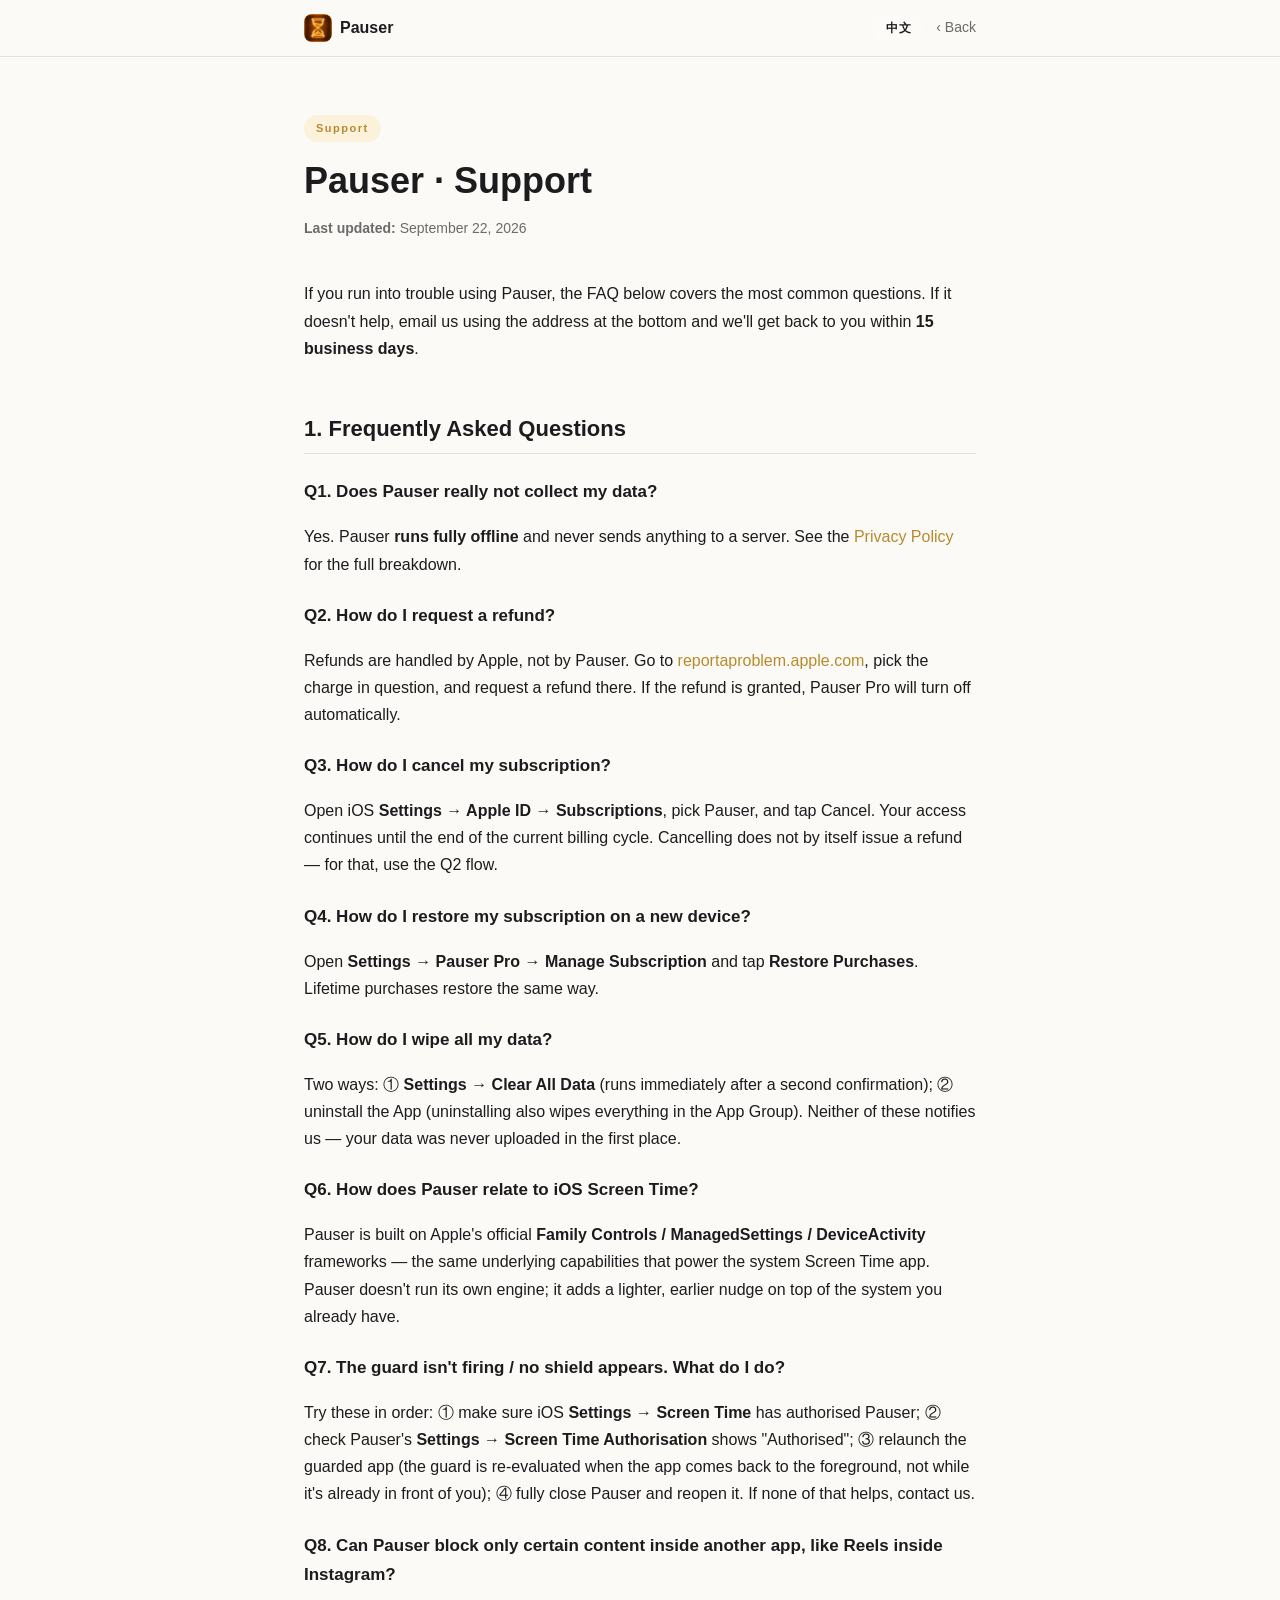
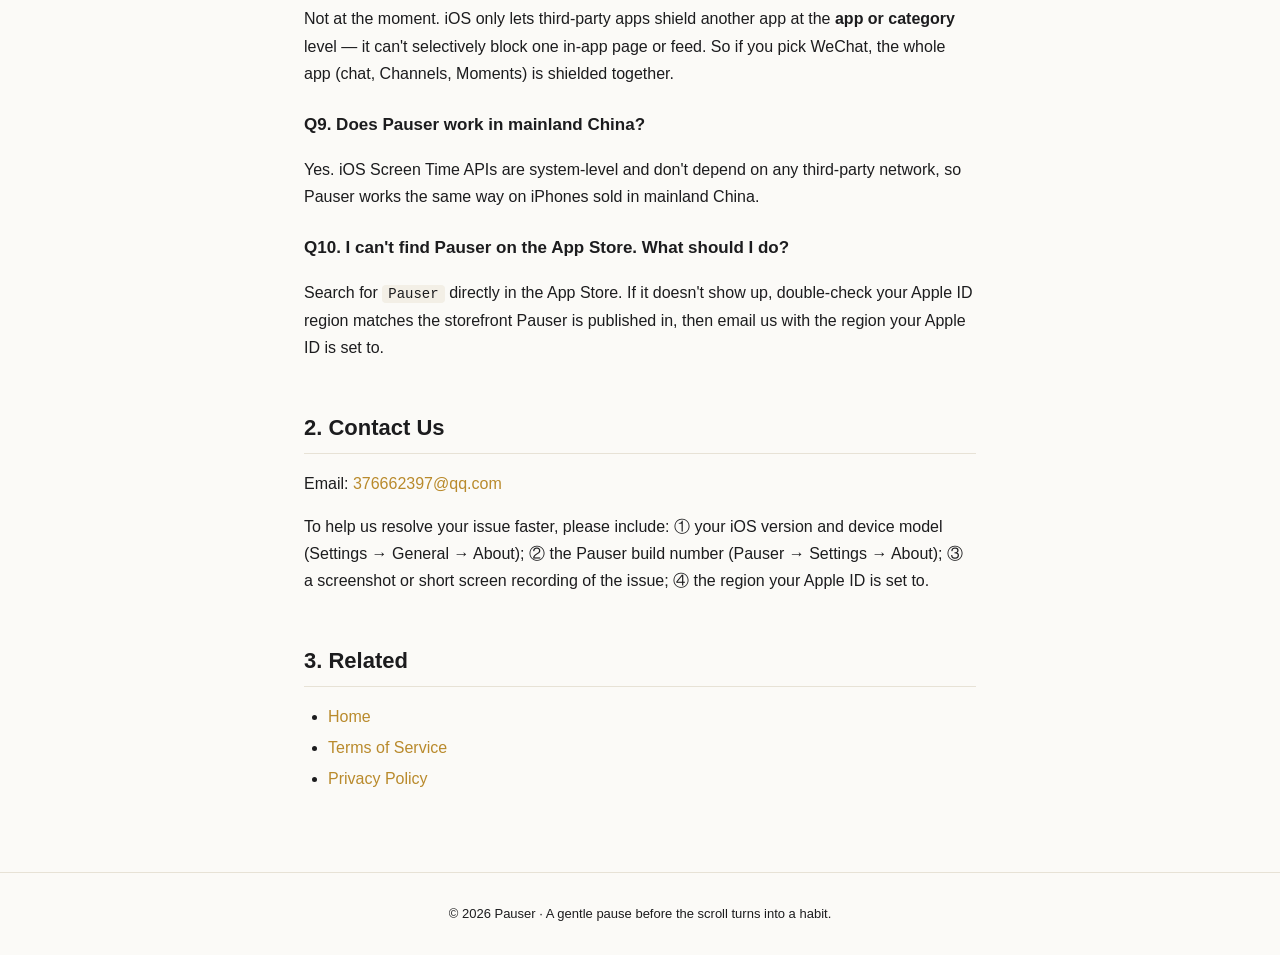
<file: support.html>
<!DOCTYPE html>
<html lang="zh-CN">
<head>
  <meta charset="UTF-8">
  <meta name="viewport" content="width=device-width, initial-scale=1.0">
  <title data-zh="技术支持 — Pauser" data-en="Support — Pauser">Support — Pauser</title>
  <meta name="description" data-zh="Pauser 技术支持:Frequently Asked Questions + 联系方式。" data-en="Pauser support: frequently asked questions and how to contact the developer." content="Pauser support: frequently asked questions and how to contact the developer.">
  <link rel="canonical" href="https://chongshanai.com/pauser/support.html">
  <link rel="icon" type="image/png" sizes="32x32" href="assets/favicon-32.png">
  <link rel="apple-touch-icon" href="assets/apple-touch-icon.png">
  <link rel="image_src" href="assets/pauser-icon.png">
  <link rel="stylesheet" href="assets/style.css">
  <meta name="robots" content="index, follow">
  <meta name="theme-color" content="#FBC95B">
  <meta property="og:type" content="article">
  <meta property="og:title" content="Support — Pauser">
  <meta property="og:description" content="Pauser support: frequently asked questions and contact.">
  <meta property="og:url" content="https://chongshanai.com/pauser/support.html">
  <meta property="og:image" content="https://chongshanai.com/pauser/assets/pauser-icon.png">
  <meta property="og:locale" content="en_US">
  <script src="assets/i18n.js" defer></script>
</head>
<body>
  <nav class="nav">
    <div class="nav-inner">
      <a class="nav-logo" href="index.html">
        <img class="nav-logo-mark" src="assets/pauser-icon.png" alt="Pauser">
        Pauser
      </a>
      <div class="nav-actions">
        <button type="button" class="lang-toggle" data-lang-toggle aria-label="Switch to English">EN</button>
        <a class="nav-back" href="index.html"><span data-lang-show="zh">‹ 返回</span><span data-lang-show="en">‹ Back</span></a>
      </div>
    </div>
  </nav>

  <main>
    <header class="doc-header">
      <span class="doc-badge">Support</span>
      <h1 class="doc-title"><span data-lang-show="zh">Pauser · 技术支持</span><span data-lang-show="en">Pauser · Support</span></h1>
      <p class="doc-meta">
        <strong data-lang-show="zh">最近更新:</strong><strong data-lang-show="en">Last updated:</strong>
        <span data-lang-show="zh">2026 年 9 月 22 日</span><span data-lang-show="en">September 22, 2026</span>
      </p>
    </header>

    <p>
      <span data-lang-show="zh">如果你在使用 Pauser 时遇到问题,先看看 FAQ。如果没找到答案,可以通过下方邮件联系我们,我们会在 <strong>15 个工作日</strong>内回复。</span>
      <span data-lang-show="en">If you run into trouble using Pauser, the FAQ below covers the most common questions. If it doesn't help, email us using the address at the bottom and we'll get back to you within <strong>15 business days</strong>.</span>
    </p>

    <h2><span data-lang-show="zh">一、常见问题</span><span data-lang-show="en">1. Frequently Asked Questions</span></h2>

    <h3><span data-lang-show="zh">Q1. Pauser 真的不收集我的数据吗?</span><span data-lang-show="en">Q1. Does Pauser really not collect my data?</span></h3>
    <p>
      <span data-lang-show="zh">是的。Pauser <strong>完全离线运行</strong>,不向任何服务器发送任何数据。详细说明见<a href="privacy.html">隐私政策</a>。</span>
      <span data-lang-show="en">Yes. Pauser <strong>runs fully offline</strong> and never sends anything to a server. See the <a href="privacy.html">Privacy Policy</a> for the full breakdown.</span>
    </p>

    <h3><span data-lang-show="zh">Q2. 如何申请退款?</span><span data-lang-show="en">Q2. How do I request a refund?</span></h3>
    <p>
      <span data-lang-show="zh">退款由 Apple 处理,不在 Pauser 这一侧。请前往 <a href="https://reportaproblem.apple.com/" rel="noopener noreferrer">reportaproblem.apple.com</a> 选择对应订单发起退款申请。如退款成功,Pauser Pro 将自动失效。</span>
      <span data-lang-show="en">Refunds are handled by Apple, not by Pauser. Go to <a href="https://reportaproblem.apple.com/" rel="noopener noreferrer">reportaproblem.apple.com</a>, pick the charge in question, and request a refund there. If the refund is granted, Pauser Pro will turn off automatically.</span>
    </p>

    <h3><span data-lang-show="zh">Q3. 如何取消订阅?</span><span data-lang-show="en">Q3. How do I cancel my subscription?</span></h3>
    <p>
      <span data-lang-show="zh">前往 iOS <strong>设置 → Apple ID → 订阅</strong>,选择 Pauser 并取消。取消后当前周期仍可使用,周期结束后不再扣费。注意:取消订阅不等于立即退款,退款请走 Q2 的流程。</span>
      <span data-lang-show="en">Open iOS <strong>Settings → Apple ID → Subscriptions</strong>, pick Pauser, and tap Cancel. Your access continues until the end of the current billing cycle. Cancelling does not by itself issue a refund — for that, use the Q2 flow.</span>
    </p>

    <h3><span data-lang-show="zh">Q4. 如何在新设备上恢复订阅?</span><span data-lang-show="en">Q4. How do I restore my subscription on a new device?</span></h3>
    <p>
      <span data-lang-show="zh">进入 <strong>设置 → Pauser Pro → 管理订阅</strong>,点击「恢复购买」按钮即可。Lifetime 买断也会自动恢复。</span>
      <span data-lang-show="en">Open <strong>Settings → Pauser Pro → Manage Subscription</strong> and tap <strong>Restore Purchases</strong>. Lifetime purchases restore the same way.</span>
    </p>

    <h3><span data-lang-show="zh">Q5. 如何清除所有数据?</span><span data-lang-show="en">Q5. How do I wipe all my data?</span></h3>
    <p>
      <span data-lang-show="zh">两种方式:① <strong>设置 → 清除所有数据</strong>(二次确认后立即执行);② 卸载 App(卸载会同时清除 App Group 内的全部数据)。卸载与清除都不会通知我们,因为数据从未上传过服务器。</span>
      <span data-lang-show="en">Two ways: ① <strong>Settings → Clear All Data</strong> (runs immediately after a second confirmation); ② uninstall the App (uninstalling also wipes everything in the App Group). Neither of these notifies us — your data was never uploaded in the first place.</span>
    </p>

    <h3><span data-lang-show="zh">Q6. Pauser 与 iOS「屏幕使用时间」是什么关系?</span><span data-lang-show="en">Q6. How does Pauser relate to iOS Screen Time?</span></h3>
    <p>
      <span data-lang-show="zh">Pauser 基于 iOS 官方 <strong>Family Controls / ManagedSettings / DeviceActivity</strong> 框架工作,与系统「屏幕使用时间」使用相同的底层能力。Pauser 不是另起一套,而是在你已经熟悉的系统能力之上,做了一层更轻、更早的提醒。</span>
      <span data-lang-show="en">Pauser is built on Apple's official <strong>Family Controls / ManagedSettings / DeviceActivity</strong> frameworks — the same underlying capabilities that power the system Screen Time app. Pauser doesn't run its own engine; it adds a lighter, earlier nudge on top of the system you already have.</span>
    </p>

    <h3><span data-lang-show="zh">Q7. 守护功能不触发 / 不弹出遮罩,怎么办?</span><span data-lang-show="en">Q7. The guard isn't firing / no shield appears. What do I do?</span></h3>
    <p>
      <span data-lang-show="zh">按顺序排查:① 检查 iOS <strong>设置 → 屏幕使用时间</strong> 是否授权给 Pauser;② 检查 Pauser 内「设置 → 屏幕使用时间授权」是否显示已授权;③ 重启被守护的 App(守护仅在应用冷启动或前台恢复时重新评估);④ 完全退出 Pauser 后重新打开。如果以上都无效,联系我们。</span>
      <span data-lang-show="en">Try these in order: ① make sure iOS <strong>Settings → Screen Time</strong> has authorised Pauser; ② check Pauser's <strong>Settings → Screen Time Authorisation</strong> shows "Authorised"; ③ relaunch the guarded app (the guard is re-evaluated when the app comes back to the foreground, not while it's already in front of you); ④ fully close Pauser and reopen it. If none of that helps, contact us.</span>
    </p>

    <h3><span data-lang-show="zh">Q8. 能不能只屏蔽某个 App 里的某类内容(比如微信里的视频号)?</span><span data-lang-show="en">Q8. Can Pauser block only certain content inside another app, like Reels inside Instagram?</span></h3>
    <p>
      <span data-lang-show="zh">不能。这是 iOS 公开能力的边界:第三方 App 只能以「应用级」或「类别级」方式被遮罩,无法只屏蔽某个 App 内部的某个页面或某类内容。如果选中微信,微信里的所有功能(聊天、视频号、朋友圈)都会被一起遮罩。</span>
      <span data-lang-show="en">Not at the moment. iOS only lets third-party apps shield another app at the <strong>app or category</strong> level — it can't selectively block one in-app page or feed. So if you pick WeChat, the whole app (chat, Channels, Moments) is shielded together.</span>
    </p>

    <h3><span data-lang-show="zh">Q9. 在中国大陆可以使用吗?</span><span data-lang-show="en">Q9. Does Pauser work in mainland China?</span></h3>
    <p>
      <span data-lang-show="zh">可以。iOS Screen Time API 是系统级能力,不依赖任何第三方网络,中国大陆的 iPhone 用户可以正常使用。</span>
      <span data-lang-show="en">Yes. iOS Screen Time APIs are system-level and don't depend on any third-party network, so Pauser works the same way on iPhones sold in mainland China.</span>
    </p>

    <h3><span data-lang-show="zh">Q10. App 商店里看不到 Pauser,怎么办?</span><span data-lang-show="en">Q10. I can't find Pauser on the App Store. What should I do?</span></h3>
    <p>
      <span data-lang-show="zh">先在 App Store 搜索框输入 <code>Pauser</code>;若仍未出现,确认你的 Apple ID 地区与 App Store 实际开放的地区一致,并附上 Apple ID 地区发邮件联系我们。</span>
      <span data-lang-show="en">Search for <code>Pauser</code> directly in the App Store. If it doesn't show up, double-check your Apple ID region matches the storefront Pauser is published in, then email us with the region your Apple ID is set to.</span>
    </p>

    <h2><span data-lang-show="zh">二、联系我们</span><span data-lang-show="en">2. Contact Us</span></h2>
    <p>
      <span data-lang-show="zh">邮件:<a href="mailto:376662397@qq.com">376662397@qq.com</a></span>
      <span data-lang-show="en">Email: <a href="mailto:376662397@qq.com">376662397@qq.com</a></span>
    </p>
    <p>
      <span data-lang-show="zh">为更快解决你的问题,邮件中请附上:① iOS 版本与设备型号(设置 → 通用 → 关于本机);② Pauser 版本号(Pauser 内「设置 → 关于」);③ 问题截图或简短录屏;④ 你的 Apple ID 地区。</span>
      <span data-lang-show="en">To help us resolve your issue faster, please include: ① your iOS version and device model (Settings → General → About); ② the Pauser build number (Pauser → Settings → About); ③ a screenshot or short screen recording of the issue; ④ the region your Apple ID is set to.</span>
    </p>

    <h2><span data-lang-show="zh">三、相关链接</span><span data-lang-show="en">3. Related</span></h2>
    <ul>
      <li><a href="index.html"><span data-lang-show="zh">首页</span><span data-lang-show="en">Home</span></a></li>
      <li><a href="terms.html"><span data-lang-show="zh">用户协议</span><span data-lang-show="en">Terms of Service</span></a></li>
      <li><a href="privacy.html"><span data-lang-show="zh">隐私政策</span><span data-lang-show="en">Privacy Policy</span></a></li>
    </ul>
  </main>

  <footer class="doc-footer">
    <p><span data-lang-show="zh">© 2026 Pauser · 在你无意识打开短视频的那一刻,替你按下暂停。</span><span data-lang-show="en">© 2026 Pauser · A gentle pause before the scroll turns into a habit.</span></p>
  </footer>
</body>
</html>
</file>
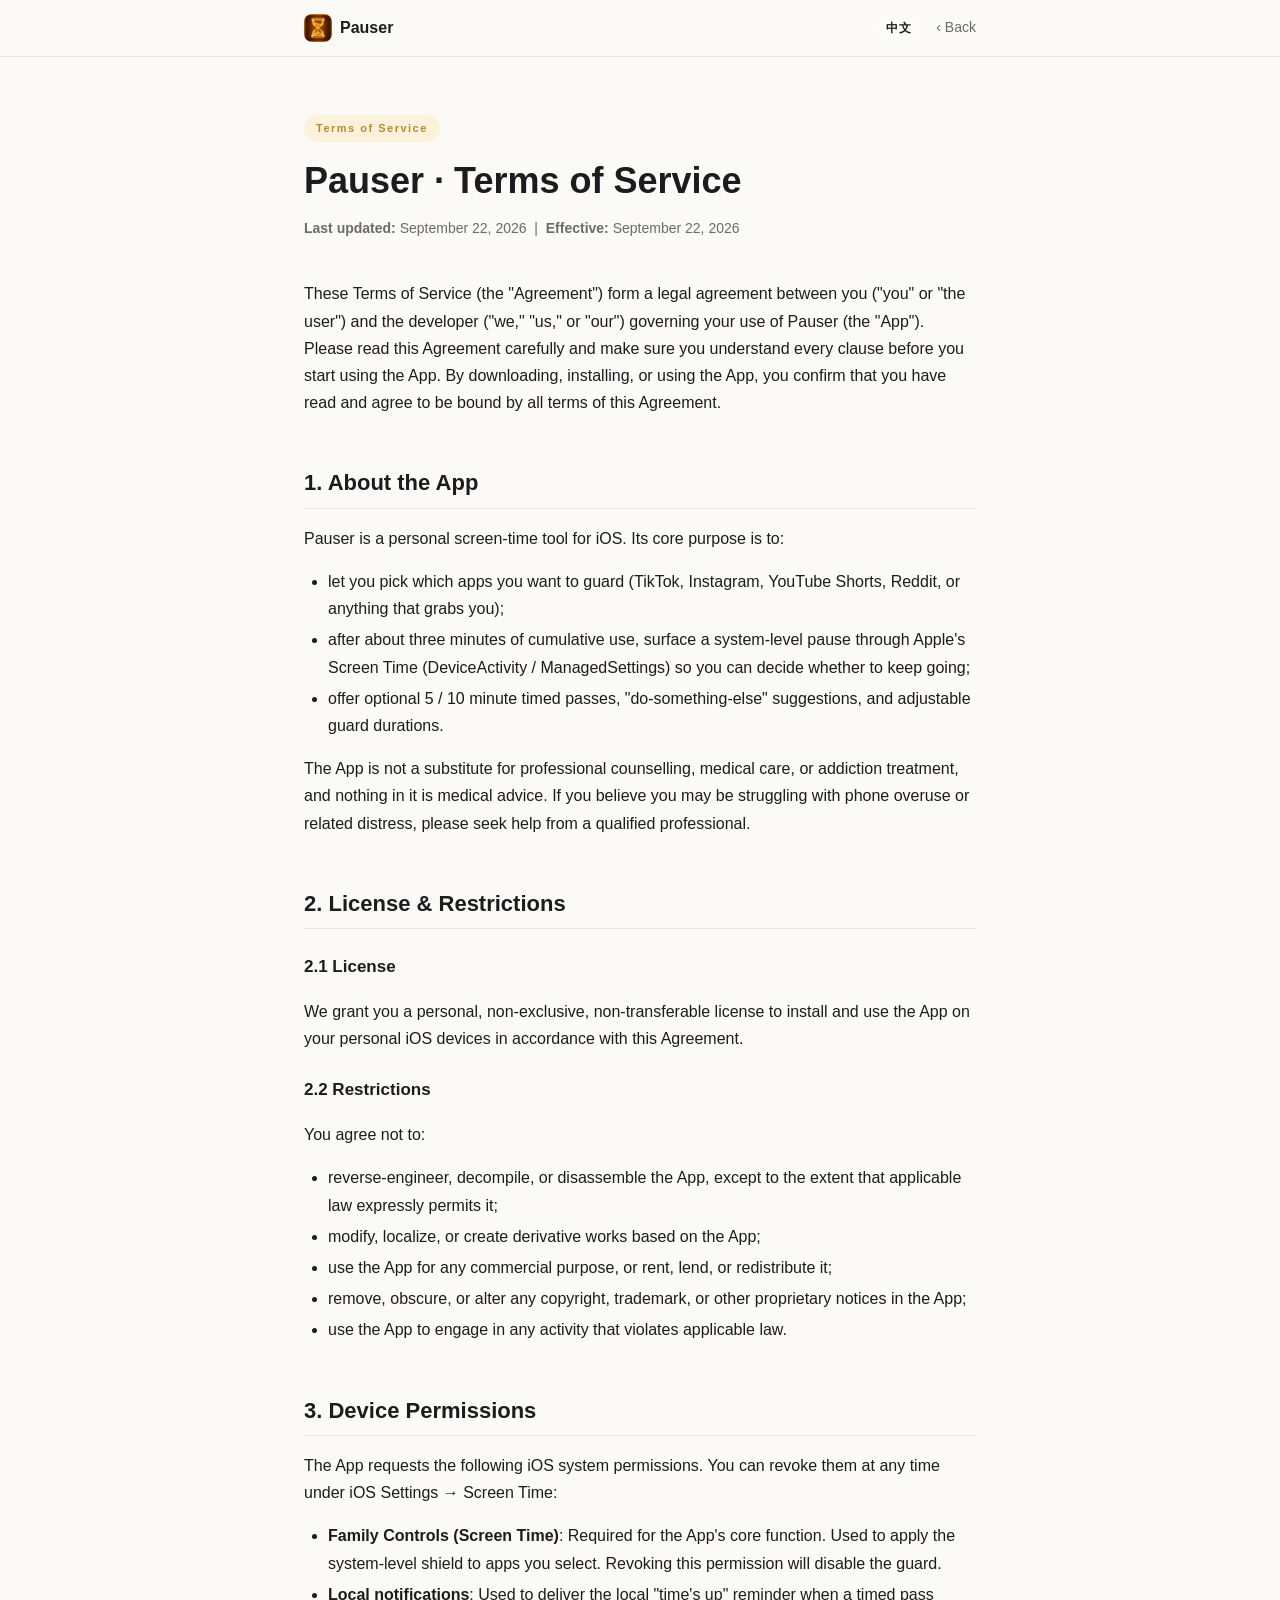
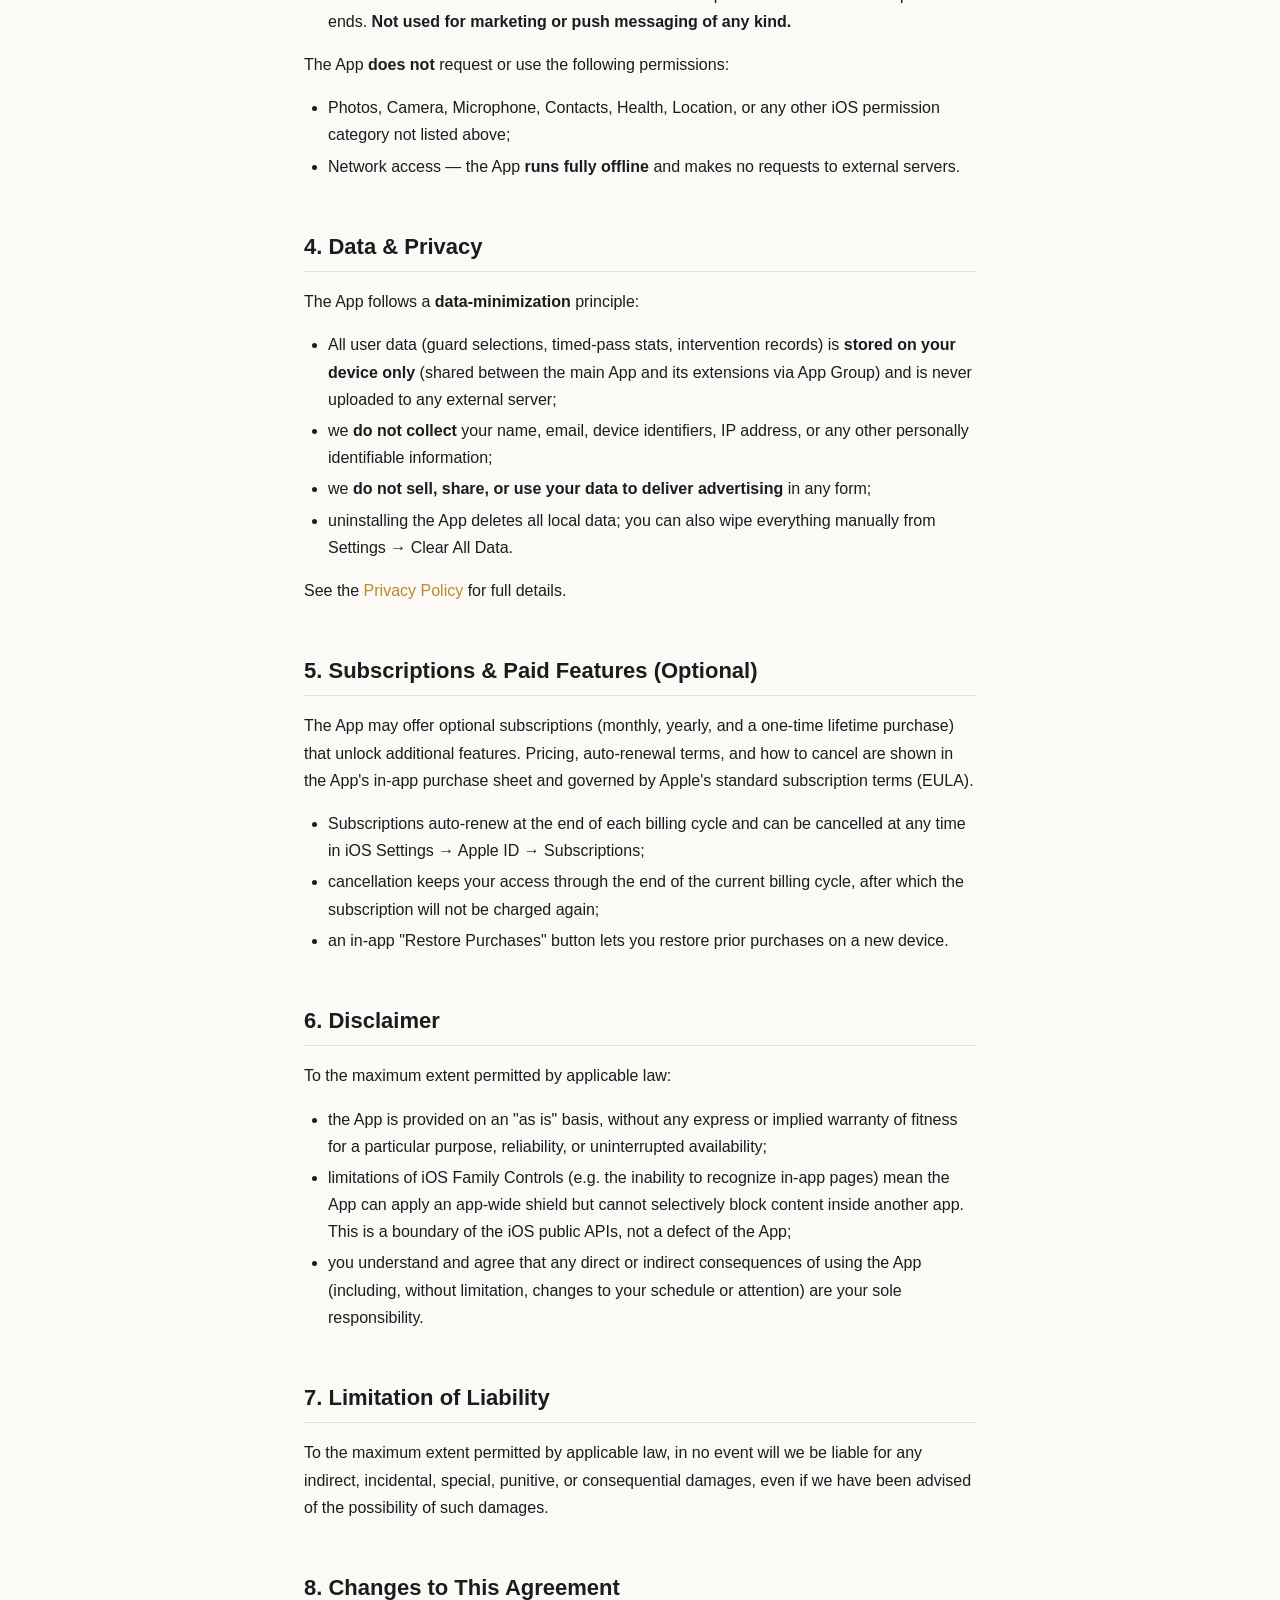
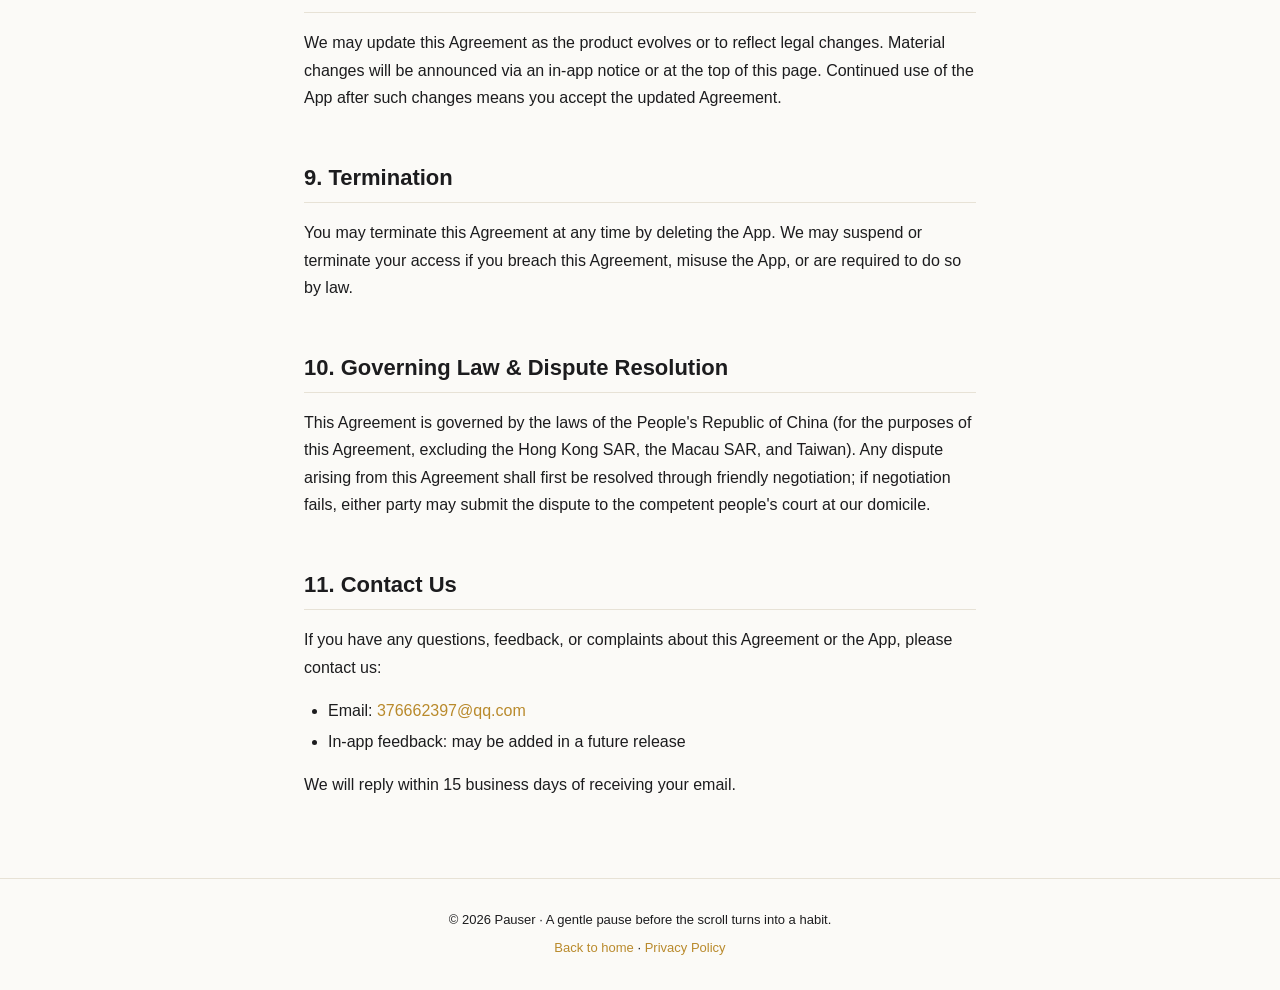
<file: terms.html>
<!DOCTYPE html>
<html lang="zh-CN">
<head>
  <meta charset="UTF-8">
  <meta name="viewport" content="width=device-width, initial-scale=1.0">
  <title data-zh="用户协议 — Pauser" data-en="Terms of Service — Pauser">Terms of Service — Pauser</title>
  <meta name="description" data-zh="Pauser iOS App 用户协议:使用许可、用户行为、免责与争议解决。" data-en="Terms of Service for the Pauser iOS app: license, user conduct, disclaimers, and dispute resolution." content="Terms of Service for the Pauser iOS app: license, user conduct, disclaimers, and dispute resolution.">
  <link rel="canonical" href="https://chongshanai.com/pauser/terms.html">
  <link rel="icon" type="image/png" sizes="32x32" href="assets/favicon-32.png">
  <link rel="apple-touch-icon" href="assets/apple-touch-icon.png">
  <link rel="image_src" href="assets/pauser-icon.png">
  <link rel="stylesheet" href="assets/style.css">
  <meta name="robots" content="index, follow">
  <meta name="theme-color" content="#FBC95B">
  <meta property="og:type" content="article">
  <meta property="og:title" content="Terms of Service — Pauser">
  <meta property="og:description" content="Terms of Service for the Pauser iOS app.">
  <meta property="og:url" content="https://chongshanai.com/pauser/terms.html">
  <meta property="og:image" content="https://chongshanai.com/pauser/assets/pauser-icon.png">
  <meta property="og:locale" content="en_US">
  <script src="assets/i18n.js" defer></script>
</head>
<body>
  <nav class="nav">
    <div class="nav-inner">
      <a class="nav-logo" href="index.html">
        <img class="nav-logo-mark" src="assets/pauser-icon.png" alt="Pauser">
        Pauser
      </a>
      <div class="nav-actions">
        <button type="button" class="lang-toggle" data-lang-toggle aria-label="Switch to English">EN</button>
        <a class="nav-back" href="index.html"><span data-lang-show="zh">‹ 返回</span><span data-lang-show="en">‹ Back</span></a>
      </div>
    </div>
  </nav>

  <main>
    <header class="doc-header">
      <span class="doc-badge">Terms of Service</span>
      <h1 class="doc-title"><span data-lang-show="zh">Pauser · 用户协议</span><span data-lang-show="en">Pauser · Terms of Service</span></h1>
      <p class="doc-meta">
        <strong data-lang-show="zh">最近更新:</strong><strong data-lang-show="en">Last updated:</strong>
        <span data-lang-show="zh">2026 年 9 月 22 日</span><span data-lang-show="en">September 22, 2026</span>
        &nbsp;|&nbsp;
        <strong data-lang-show="zh">生效日期:</strong><strong data-lang-show="en">Effective:</strong>
        <span data-lang-show="zh">2026 年 9 月 22 日</span><span data-lang-show="en">September 22, 2026</span>
      </p>
    </header>

    <p>
      <span data-lang-show="zh">本用户协议(以下简称"本协议")是你(以下简称"用户")与开发者(以下简称"我们")之间关于使用 Pauser(以下简称"本应用")的法律协议。请仔细阅读并充分理解本协议全部条款后再开始使用。一旦你下载、安装或使用本应用,即视为你已知悉并同意本协议全部内容。</span>
      <span data-lang-show="en">These Terms of Service (the "Agreement") form a legal agreement between you ("you" or "the user") and the developer ("we," "us," or "our") governing your use of Pauser (the "App"). Please read this Agreement carefully and make sure you understand every clause before you start using the App. By downloading, installing, or using the App, you confirm that you have read and agree to be bound by all terms of this Agreement.</span>
    </p>

    <h2><span data-lang-show="zh">一、关于本应用</span><span data-lang-show="en">1. About the App</span></h2>
    <p>
      <span data-lang-show="zh">Pauser 是一款 iOS 上的个人防沉迷工具,核心功能是:</span>
      <span data-lang-show="en">Pauser is a personal screen-time tool for iOS. Its core purpose is to:</span>
    </p>
    <ul>
      <li><span data-lang-show="zh">让用户选择想要被守护的应用(例如抖音、小红书、Instagram、YouTube Shorts 等)</span><span data-lang-show="en">let you pick which apps you want to guard (TikTok, Instagram, YouTube Shorts, Reddit, or anything that grabs you);</span></li>
      <li><span data-lang-show="zh">当用户在选中应用上累积使用达到约 3 分钟时,通过 iOS 屏幕使用时间(DeviceActivity / ManagedSettings)系统能力弹出系统级遮罩,提示用户停下来</span><span data-lang-show="en">after about three minutes of cumulative use, surface a system-level pause through Apple's Screen Time (DeviceActivity / ManagedSettings) so you can decide whether to keep going;</span></li>
      <li><span data-lang-show="zh">提供临时通行(5 / 10 分钟)、替代行动、自定义守护时长等辅助功能</span><span data-lang-show="en">offer optional 5 / 10 minute timed passes, "do-something-else" suggestions, and adjustable guard durations.</span></li>
    </ul>
    <p>
      <span data-lang-show="zh">本应用不替代专业心理咨询、医疗或成瘾治疗,不构成任何医学建议。如果你认为自己存在手机成瘾或相关心理困扰,请寻求专业帮助。</span>
      <span data-lang-show="en">The App is not a substitute for professional counselling, medical care, or addiction treatment, and nothing in it is medical advice. If you believe you may be struggling with phone overuse or related distress, please seek help from a qualified professional.</span>
    </p>

    <h2><span data-lang-show="zh">二、许可与限制</span><span data-lang-show="en">2. License &amp; Restrictions</span></h2>

    <h3><span data-lang-show="zh">2.1 许可</span><span data-lang-show="en">2.1 License</span></h3>
    <p>
      <span data-lang-show="zh">我们授予你一项非独占、不可转让的个人使用许可,允许你按照本协议在你的个人 iOS 设备上安装和使用本应用。</span>
      <span data-lang-show="en">We grant you a personal, non-exclusive, non-transferable license to install and use the App on your personal iOS devices in accordance with this Agreement.</span>
    </p>

    <h3><span data-lang-show="zh">2.2 限制</span><span data-lang-show="en">2.2 Restrictions</span></h3>
    <p><span data-lang-show="zh">你不得:</span><span data-lang-show="en">You agree not to:</span></p>
    <ul>
      <li><span data-lang-show="zh">对本应用进行反向工程、反编译或反汇编(适用法律明确允许的除外)</span><span data-lang-show="en">reverse-engineer, decompile, or disassemble the App, except to the extent that applicable law expressly permits it;</span></li>
      <li><span data-lang-show="zh">修改、本地化或基于本应用创建衍生作品</span><span data-lang-show="en">modify, localize, or create derivative works based on the App;</span></li>
      <li><span data-lang-show="zh">将本应用用于任何商业用途,或将其出租、出借、再分发</span><span data-lang-show="en">use the App for any commercial purpose, or rent, lend, or redistribute it;</span></li>
      <li><span data-lang-show="zh">移除、隐藏或修改本应用中的任何版权、商标或其他所有权声明</span><span data-lang-show="en">remove, obscure, or alter any copyright, trademark, or other proprietary notices in the App;</span></li>
      <li><span data-lang-show="zh">使用本应用从事违反适用法律的活动</span><span data-lang-show="en">use the App to engage in any activity that violates applicable law.</span></li>
    </ul>

    <h2><span data-lang-show="zh">三、设备权限</span><span data-lang-show="en">3. Device Permissions</span></h2>
    <p>
      <span data-lang-show="zh">本应用会请求以下 iOS 系统权限,你可以随时在 iOS「设置 → 屏幕使用时间」中撤销:</span>
      <span data-lang-show="en">The App requests the following iOS system permissions. You can revoke them at any time under iOS Settings → Screen Time:</span>
    </p>
    <ul>
      <li><strong><span data-lang-show="zh">Family Controls(屏幕使用时间)</span><span data-lang-show="en">Family Controls (Screen Time)</span></strong>: <span data-lang-show="zh">核心功能必需,用于对用户选中的应用施加系统级遮罩。撤销后本应用将无法提供守护功能。</span><span data-lang-show="en">Required for the App's core function. Used to apply the system-level shield to apps you select. Revoking this permission will disable the guard.</span></li>
      <li><strong><span data-lang-show="zh">本地通知</span><span data-lang-show="en">Local notifications</span></strong>: <span data-lang-show="zh">用于在临时通行到期时发出"时间到"的本地提醒。</span><span data-lang-show="en">Used to deliver the local "time's up" reminder when a timed pass ends.</span> <strong><span data-lang-show="zh">不用于任何营销或推送。</span><span data-lang-show="en">Not used for marketing or push messaging of any kind.</span></strong></li>
    </ul>
    <p>
      <span data-lang-show="zh">本应用<strong>不请求</strong>以下权限,也不会使用:</span>
      <span data-lang-show="en">The App <strong>does not</strong> request or use the following permissions:</span>
    </p>
    <ul>
      <li><span data-lang-show="zh">相册、相机、麦克风、通讯录、健康数据、位置等</span><span data-lang-show="en">Photos, Camera, Microphone, Contacts, Health, Location, or any other iOS permission category not listed above;</span></li>
      <li><span data-lang-show="zh">网络通信 — 本应用<strong>完全离线运行</strong>,不发送任何数据到外部服务器</span><span data-lang-show="en">Network access — the App <strong>runs fully offline</strong> and makes no requests to external servers.</span></li>
    </ul>

    <h2><span data-lang-show="zh">四、数据与隐私</span><span data-lang-show="en">4. Data &amp; Privacy</span></h2>
    <p>
      <span data-lang-show="zh">本应用遵循<strong>数据最小化</strong>原则:</span>
      <span data-lang-show="en">The App follows a <strong>data-minimization</strong> principle:</span>
    </p>
    <ul>
      <li><span data-lang-show="zh">所有用户数据(守护选择、临时使用统计、停留记录)均<strong>只存储在用户本机</strong>(通过 App Group 在主 App 与扩展之间共享),不发送到任何外部服务器</span><span data-lang-show="en">All user data (guard selections, timed-pass stats, intervention records) is <strong>stored on your device only</strong> (shared between the main App and its extensions via App Group) and is never uploaded to any external server;</span></li>
      <li><span data-lang-show="zh">我们<strong>不收集</strong>你的姓名、邮箱、设备标识符、IP 地址等任何可识别信息</span><span data-lang-show="en">we <strong>do not collect</strong> your name, email, device identifiers, IP address, or any other personally identifiable information;</span></li>
      <li><span data-lang-show="zh">我们<strong>不出售、不分享、不基于你的数据进行任何形式的广告推送</strong></span><span data-lang-show="en">we <strong>do not sell, share, or use your data to deliver advertising</strong> in any form;</span></li>
      <li><span data-lang-show="zh">App 卸载即删除全部本地数据;你也可以在「设置 → 清除所有数据」中手动删除</span><span data-lang-show="en">uninstalling the App deletes all local data; you can also wipe everything manually from Settings → Clear All Data.</span></li>
    </ul>
    <p>
      <span data-lang-show="zh">详细说明见<a href="privacy.html">隐私政策</a>。</span>
      <span data-lang-show="en">See the <a href="privacy.html">Privacy Policy</a> for full details.</span>
    </p>

    <h2><span data-lang-show="zh">五、订阅与付费(可选)</span><span data-lang-show="en">5. Subscriptions &amp; Paid Features (Optional)</span></h2>
    <p>
      <span data-lang-show="zh">本应用可能提供可选的订阅服务(例如月度、年度、永久买断),用于解锁高级功能。该功能的具体定价、自动续费规则、退订方式以 App Store 应用内说明为准,并适用 Apple 的标准订阅条款(EULA)。</span>
      <span data-lang-show="en">The App may offer optional subscriptions (monthly, yearly, and a one-time lifetime purchase) that unlock additional features. Pricing, auto-renewal terms, and how to cancel are shown in the App's in-app purchase sheet and governed by Apple's standard subscription terms (EULA).</span>
    </p>
    <ul>
      <li><span data-lang-show="zh">订阅将在当前周期结束时自动续费,可随时在 iOS「设置 → Apple ID → 订阅」中取消</span><span data-lang-show="en">Subscriptions auto-renew at the end of each billing cycle and can be cancelled at any time in iOS Settings → Apple ID → Subscriptions;</span></li>
      <li><span data-lang-show="zh">取消后将保留当前周期已购的服务,周期结束后不再扣费</span><span data-lang-show="en">cancellation keeps your access through the end of the current billing cycle, after which the subscription will not be charged again;</span></li>
      <li><span data-lang-show="zh">应用内提供「恢复购买」入口,可在更换设备后恢复已购订阅</span><span data-lang-show="en">an in-app "Restore Purchases" button lets you restore prior purchases on a new device.</span></li>
    </ul>

    <h2><span data-lang-show="zh">六、免责声明</span><span data-lang-show="en">6. Disclaimer</span></h2>
    <p>
      <span data-lang-show="zh">在适用法律允许的最大范围内:</span>
      <span data-lang-show="en">To the maximum extent permitted by applicable law:</span>
    </p>
    <ul>
      <li><span data-lang-show="zh">本应用按"现状"提供,不对特定适用性、可靠性、不中断性作出任何明示或暗示的保证</span><span data-lang-show="en">the App is provided on an "as is" basis, without any express or implied warranty of fitness for a particular purpose, reliability, or uninterrupted availability;</span></li>
      <li><span data-lang-show="zh">iOS 系统对 Family Controls 的限制(例如应用内页面识别)会导致本应用对部分应用只能施加应用级遮罩,而非内容级拦截 — 这是 iOS 公开能力的边界,不是本应用的缺陷</span><span data-lang-show="en">limitations of iOS Family Controls (e.g. the inability to recognize in-app pages) mean the App can apply an app-wide shield but cannot selectively block content inside another app. This is a boundary of the iOS public APIs, not a defect of the App;</span></li>
      <li><span data-lang-show="zh">你理解并同意,使用本应用所产生的任何直接或间接后果(包括但不限于时间安排变化、注意力变化),由你自行承担</span><span data-lang-show="en">you understand and agree that any direct or indirect consequences of using the App (including, without limitation, changes to your schedule or attention) are your sole responsibility.</span></li>
    </ul>

    <h2><span data-lang-show="zh">七、责任限制</span><span data-lang-show="en">7. Limitation of Liability</span></h2>
    <p>
      <span data-lang-show="zh">在适用法律允许的最大范围内,无论基于何种法律理论,我们对任何间接的、偶然的、特殊的、惩罚性的或后果性的损害不承担责任,即使已被告知该损害的可能性。</span>
      <span data-lang-show="en">To the maximum extent permitted by applicable law, in no event will we be liable for any indirect, incidental, special, punitive, or consequential damages, even if we have been advised of the possibility of such damages.</span>
    </p>

    <h2><span data-lang-show="zh">八、协议变更</span><span data-lang-show="en">8. Changes to This Agreement</span></h2>
    <p>
      <span data-lang-show="zh">我们可能根据产品迭代或法律变更更新本协议。重大变更将通过应用内通知或本页面顶部公告。继续使用本应用即视为接受变更后的协议。</span>
      <span data-lang-show="en">We may update this Agreement as the product evolves or to reflect legal changes. Material changes will be announced via an in-app notice or at the top of this page. Continued use of the App after such changes means you accept the updated Agreement.</span>
    </p>

    <h2><span data-lang-show="zh">九、终止</span><span data-lang-show="en">9. Termination</span></h2>
    <p>
      <span data-lang-show="zh">你可以通过删除本应用随时终止本协议。我们保留在以下情况下暂停或终止你使用本应用的权利:违反本协议、滥用本应用、或法律要求。</span>
      <span data-lang-show="en">You may terminate this Agreement at any time by deleting the App. We may suspend or terminate your access if you breach this Agreement, misuse the App, or are required to do so by law.</span>
    </p>

    <h2><span data-lang-show="zh">十、适用法律与争议解决</span><span data-lang-show="en">10. Governing Law &amp; Dispute Resolution</span></h2>
    <p>
      <span data-lang-show="zh">本协议适用中华人民共和国(为本协议之目的不包括香港特别行政区、澳门特别行政区和台湾地区)法律。因本协议引起的争议,双方应首先友好协商解决;协商不成的,任何一方有权将争议提交至我们所在地有管辖权的人民法院诉讼解决。</span>
      <span data-lang-show="en">This Agreement is governed by the laws of the People's Republic of China (for the purposes of this Agreement, excluding the Hong Kong SAR, the Macau SAR, and Taiwan). Any dispute arising from this Agreement shall first be resolved through friendly negotiation; if negotiation fails, either party may submit the dispute to the competent people's court at our domicile.</span>
    </p>

    <h2><span data-lang-show="zh">十一、联系我们</span><span data-lang-show="en">11. Contact Us</span></h2>
    <p>
      <span data-lang-show="zh">如对本协议或本应用有任何疑问、反馈或投诉,请通过以下方式联系我们:</span>
      <span data-lang-show="en">If you have any questions, feedback, or complaints about this Agreement or the App, please contact us:</span>
    </p>
    <ul>
      <li><span data-lang-show="zh">电子邮件:</span><span data-lang-show="en">Email:</span> <a href="mailto:376662397@qq.com">376662397@qq.com</a></li>
      <li><span data-lang-show="zh">应用内反馈:未来版本可能提供</span><span data-lang-show="en">In-app feedback: may be added in a future release</span></li>
    </ul>
    <p>
      <span data-lang-show="zh">我们将在收到你的邮件后 15 个工作日内回复。</span>
      <span data-lang-show="en">We will reply within 15 business days of receiving your email.</span>
    </p>
  </main>

  <footer class="doc-footer">
    <p><span data-lang-show="zh">© 2026 Pauser · 在你无意识打开短视频的那一刻,替你按下暂停。</span><span data-lang-show="en">© 2026 Pauser · A gentle pause before the scroll turns into a habit.</span></p>
    <p><a href="index.html"><span data-lang-show="zh">返回首页</span><span data-lang-show="en">Back to home</span></a> · <a href="privacy.html"><span data-lang-show="zh">隐私政策</span><span data-lang-show="en">Privacy Policy</span></a></p>
  </footer>
</body>
</html>
</file>
<file: assets/style.css>
:root {
  color-scheme: light dark;
  --bg: #fbfaf7;
  --fg: #1c1c1e;
  --muted: #6b6b6b;
  --line: #e7e2d6;
  --accent: #b98a2c;
  --card: #ffffff;
  --code-bg: #f3efe6;
}
@media (prefers-color-scheme: dark) {
  :root {
    --bg: #11100d;
    --fg: #f1efe9;
    --muted: #a39e92;
    --line: #2a2823;
    --accent: #fbc95b;
    --card: #1b1a16;
    --code-bg: #1f1d18;
  }
}
* { box-sizing: border-box; }
html, body { margin: 0; padding: 0; }
body {
  background: var(--bg);
  color: var(--fg);
  font: 16px/1.7 -apple-system, BlinkMacSystemFont, "PingFang SC", "Hiragino Sans", "Microsoft YaHei", sans-serif;
  -webkit-font-smoothing: antialiased;
}
a { color: var(--accent); text-decoration: none; }
a:hover { text-decoration: underline; }
code, pre {
  font-family: ui-monospace, SFMono-Regular, Menlo, Consolas, monospace;
  font-size: 14px;
  background: var(--code-bg);
  padding: 1px 6px;
  border-radius: 4px;
}
.nav {
  border-bottom: 1px solid var(--line);
  background: rgba(251, 250, 247, 0.85);
  backdrop-filter: saturate(180%) blur(20px);
  -webkit-backdrop-filter: saturate(180%) blur(20px);
  position: sticky; top: 0; z-index: 10;
}
@media (prefers-color-scheme: dark) {
  .nav { background: rgba(17, 16, 13, 0.85); }
}
.nav-inner {
  max-width: 720px; margin: 0 auto;
  padding: 14px 24px;
  display: flex; align-items: center; justify-content: space-between;
}
.nav-logo {
  display: inline-flex; align-items: center; gap: 8px;
  font-weight: 700; font-size: 16px; color: var(--fg);
}
.nav-logo:hover { text-decoration: none; }
.nav-logo-mark {
  display: inline-block;
  width: 28px; height: 28px;
  border-radius: 8px;
  object-fit: cover;
  vertical-align: middle;
}
.brand-icon {
  display: block;
  width: 96px; height: 96px;
  border-radius: 22px;
  margin: 0 auto 18px;
  box-shadow: 0 8px 24px rgba(185, 138, 44, 0.18);
}
.nav-back { font-size: 14px; color: var(--muted); }
main {
  max-width: 720px; margin: 0 auto;
  padding: 56px 24px 64px;
}
.doc-header { margin-bottom: 40px; }
.doc-badge {
  display: inline-block;
  padding: 4px 12px; border-radius: 999px;
  background: rgba(251, 201, 91, 0.18);
  color: var(--accent);
  font-size: 11px; font-weight: 700; letter-spacing: 1.5px;
}
.doc-title {
  font-size: 36px; line-height: 1.25;
  margin: 16px 0 12px;
}
.doc-meta {
  color: var(--muted); font-size: 14px;
}
h2 {
  font-size: 22px;
  margin: 48px 0 12px;
  padding-bottom: 6px;
  border-bottom: 1px solid var(--line);
}
h3 {
  font-size: 17px;
  margin: 24px 0 8px;
}
p, li { color: var(--fg); }
ul, ol { padding-left: 24px; }
li { margin: 4px 0; }
.summary-list {
  background: var(--card);
  border: 1px solid var(--line);
  border-radius: 12px;
  padding: 20px 24px 20px 44px;
  list-style: none;
  margin: 24px 0;
}
.summary-list li { padding: 4px 0; }
.doc-footer {
  border-top: 1px solid var(--line);
  padding: 24px;
  text-align: center;
  color: var(--muted);
  font-size: 13px;
}
.doc-footer p { margin: 6px 0; }
@media (max-width: 540px) {
  main { padding: 32px 20px 48px; }
  .doc-title { font-size: 28px; }
  h2 { font-size: 19px; }
}
</file>
